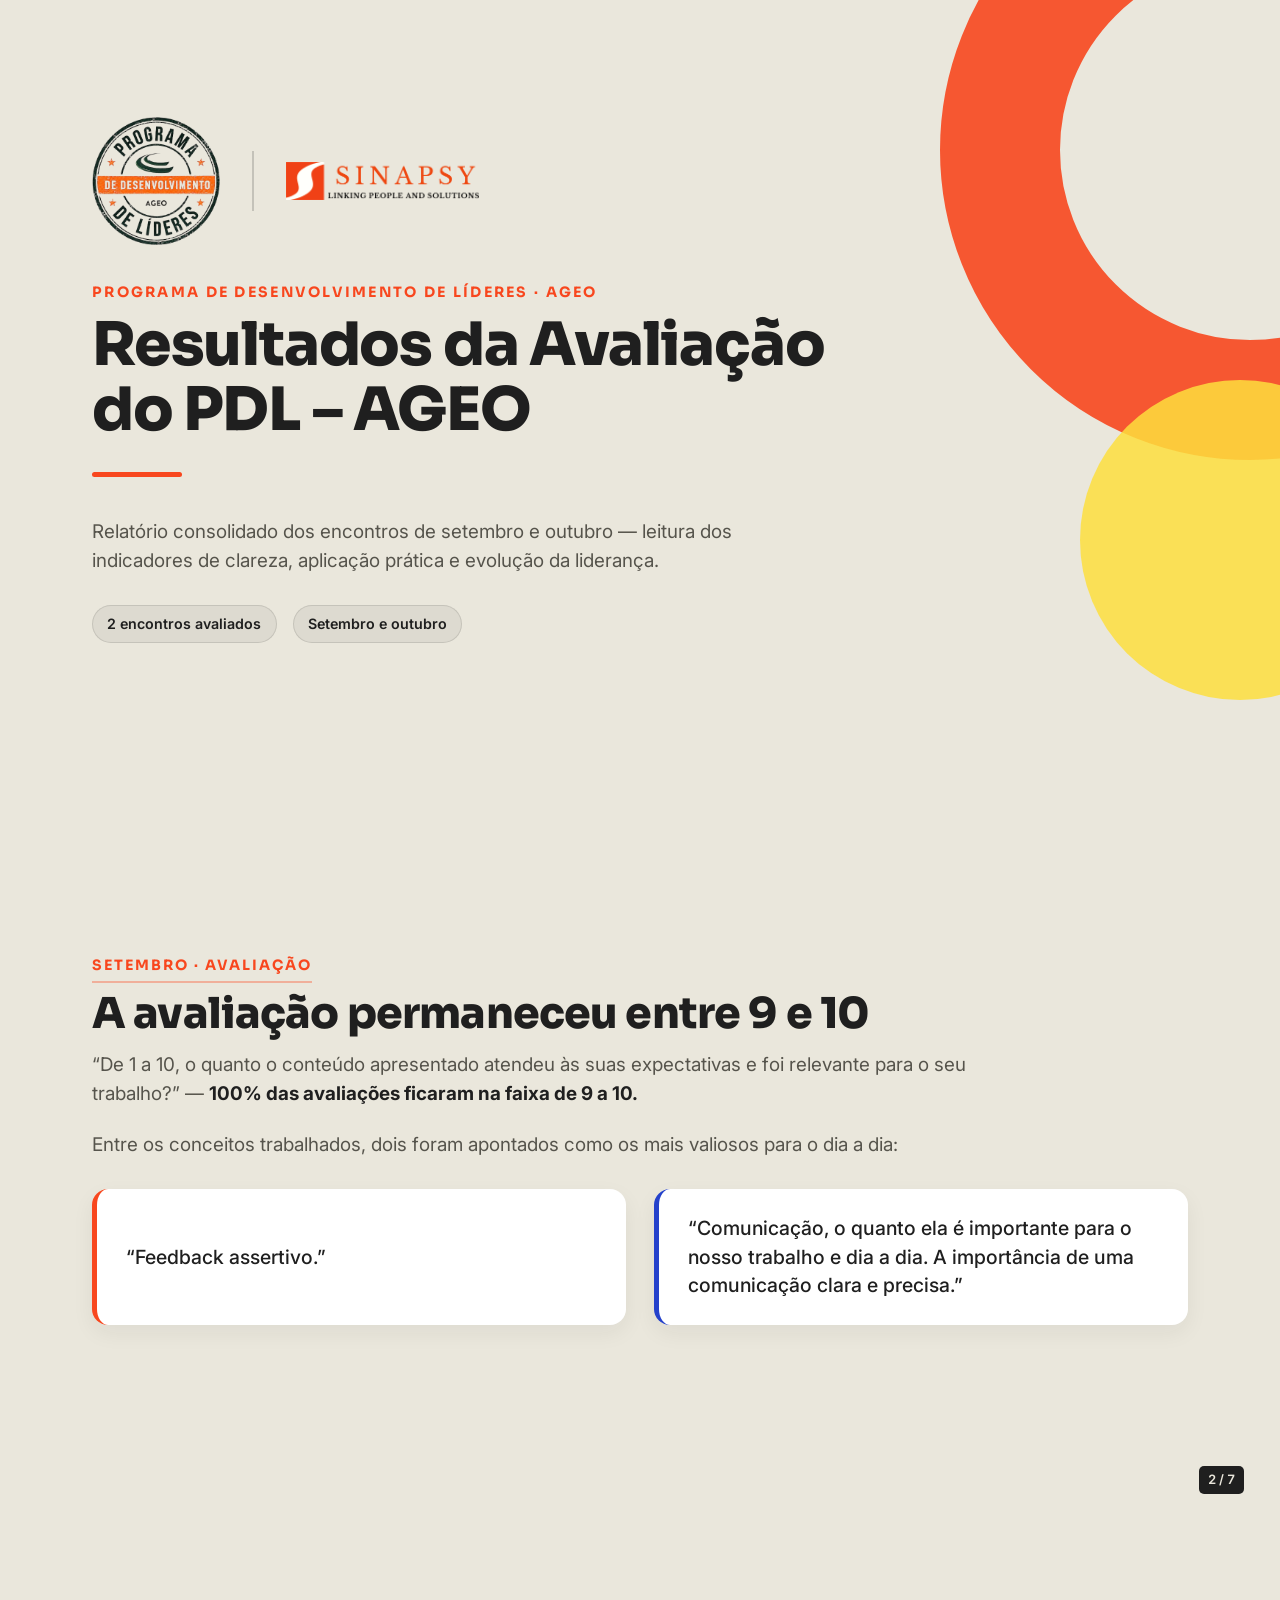
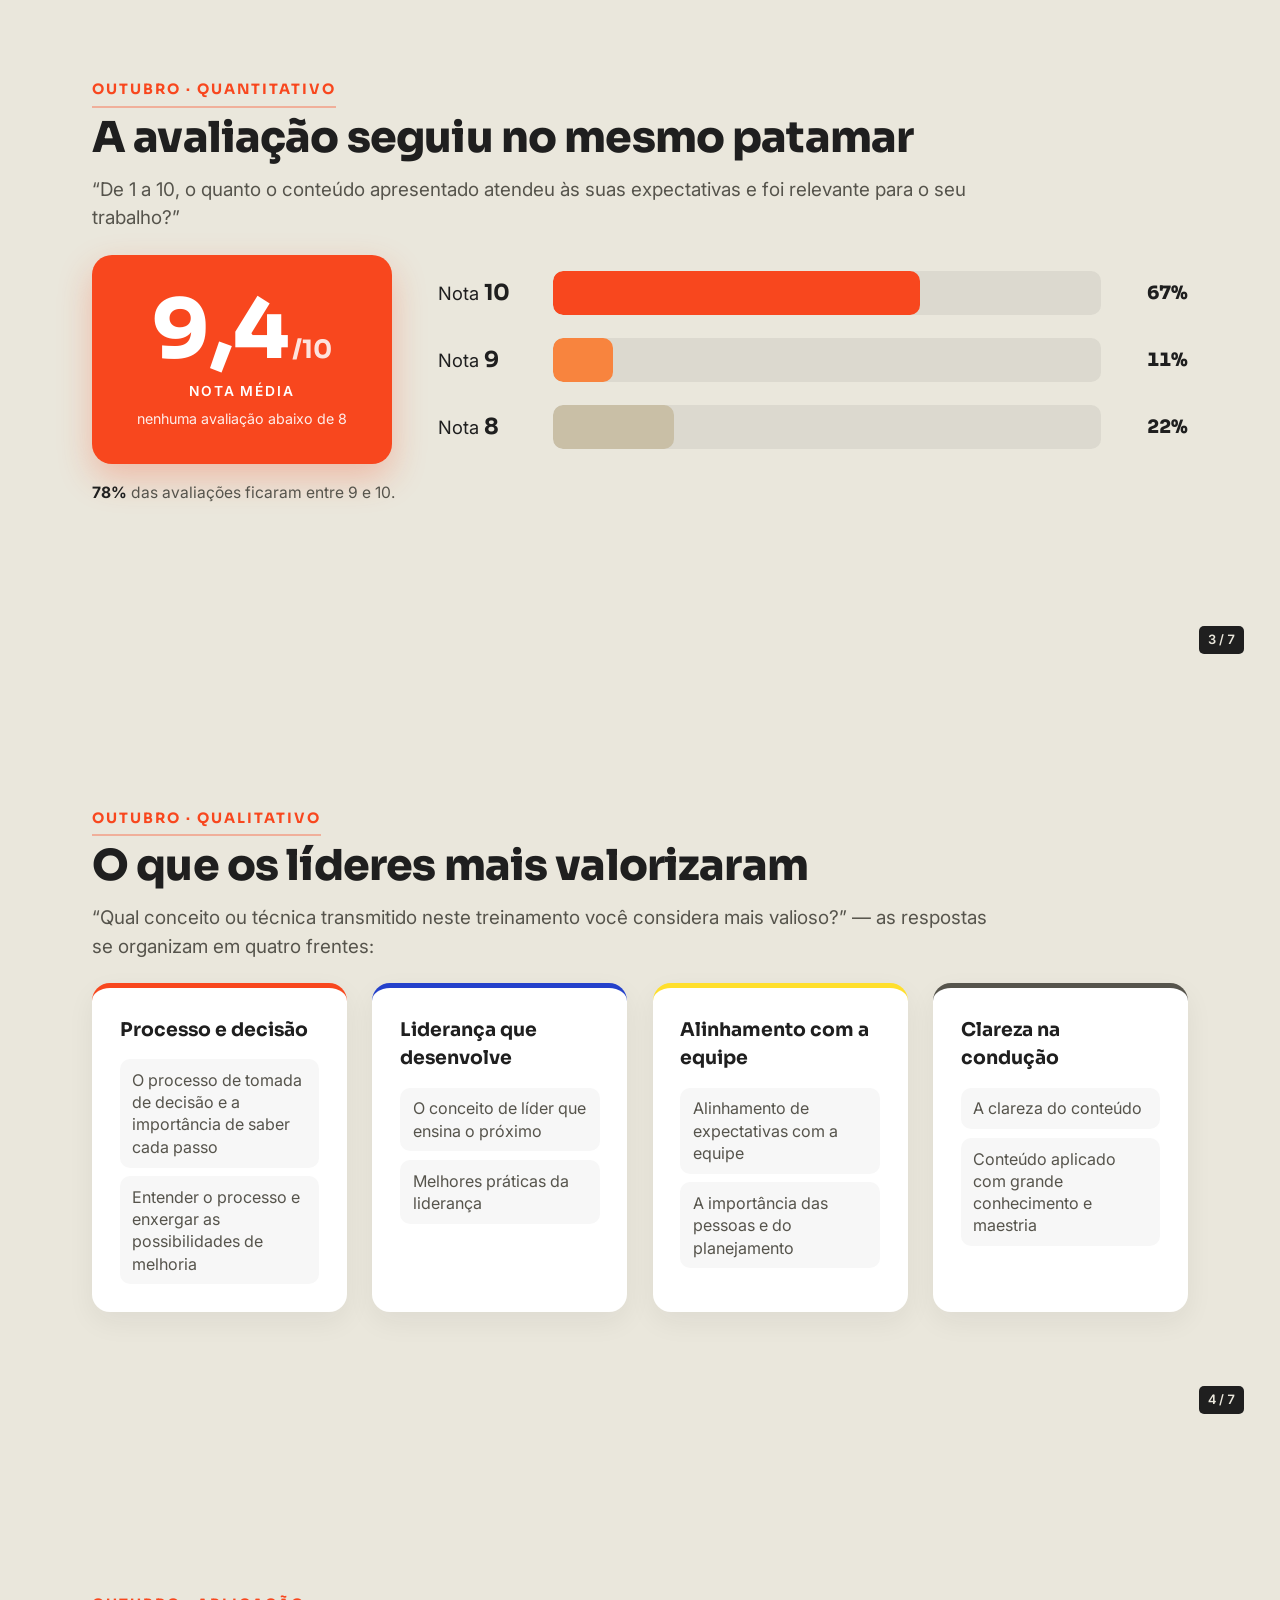
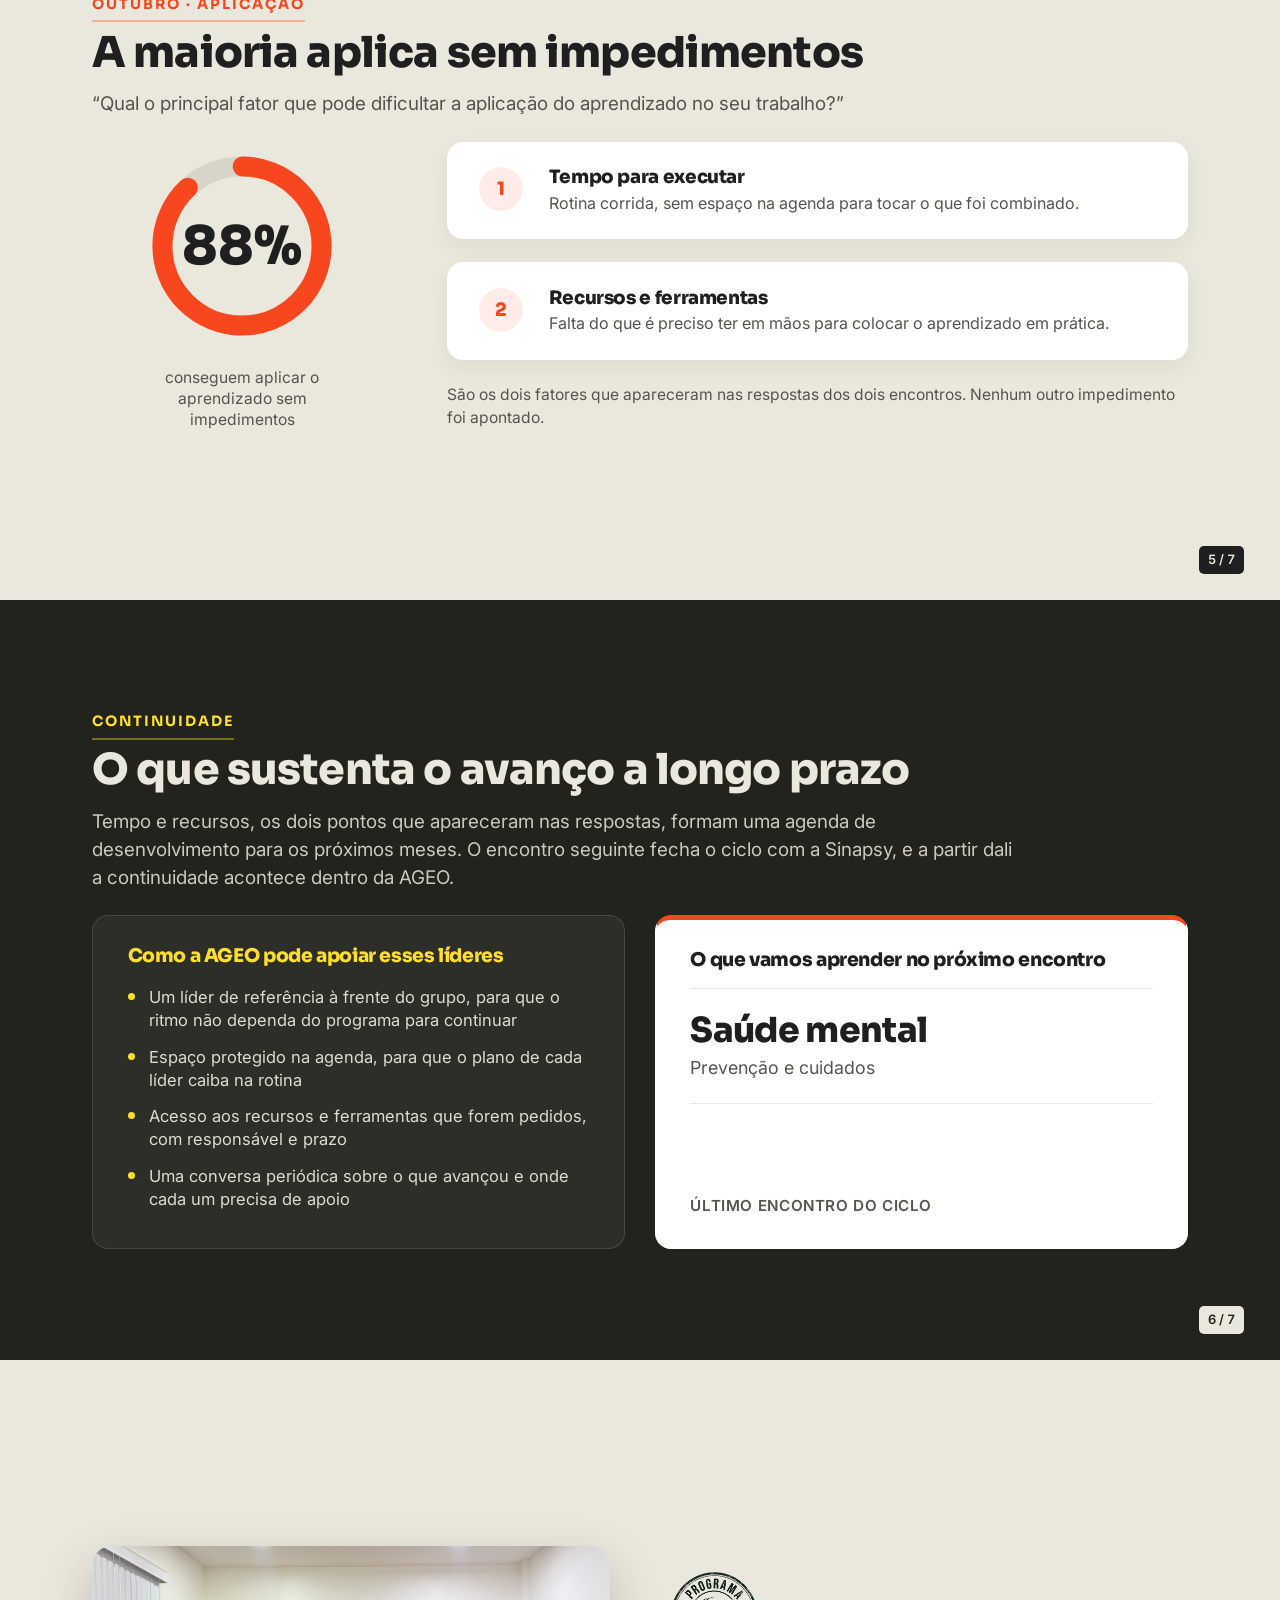
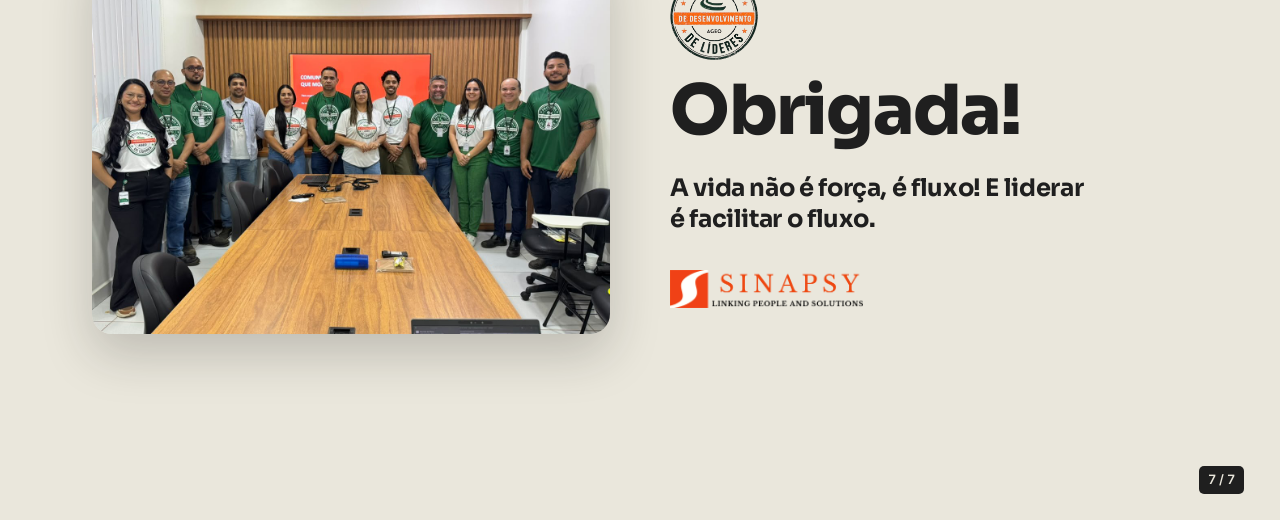
<file: ageo/materiais/relatorio_pdl_setembro_outubro/index.html>
<!DOCTYPE html>
<html lang="pt-BR">
<head>
<meta charset="utf-8">
<title>Resultados da Avaliação do PDL — AGEO · Setembro e Outubro</title>
<link rel="stylesheet" href="styles.css">
</head>
<body>

<!-- ═══════════════════════ 1 · CAPA ═══════════════════════ -->
<section class="folha s-capa">
  <div class="capa-deco"></div>
  <div class="capa-wrap">
    <div class="capa-logos">
      <img class="capa-badge" src="assets/badge-ageo.png" alt="Programa de Desenvolvimento de Líderes — AGEO">
      <span class="capa-sep"></span>
      <img class="capa-sinapsy" src="assets/logo-sinapsy-wide.png" alt="Sinapsy">
    </div>
    <div class="capa-eyebrow">Programa de Desenvolvimento de Líderes · AGEO</div>
    <h1 class="capa-titulo">Resultados da Avaliação do PDL – AGEO</h1>
    <div class="capa-bar"></div>
    <p class="capa-sub">Relatório consolidado dos encontros de setembro e outubro — leitura dos indicadores de clareza, aplicação prática e evolução da liderança.</p>
    <div class="capa-chips">
      <span class="chip">2 encontros avaliados</span>
      <span class="chip">Setembro e outubro</span>
    </div>
  </div>
</section>


<!-- ═══════════════════════ 2 · SETEMBRO ═══════════════════════ -->
<section class="folha">
  <div class="slide">
    <div class="eyebrow">Setembro · Avaliação</div>
    <h2 class="titulo">A avaliação permaneceu entre 9 e 10</h2>
    <p class="lead">“De 1 a 10, o quanto o conteúdo apresentado atendeu às suas expectativas e foi relevante para o seu trabalho?” — <strong>100% das avaliações ficaram na faixa de 9 a 10.</strong></p>
    <p class="lead" style="margin-bottom:1.6em">Entre os conceitos trabalhados, dois foram apontados como os mais valiosos para o dia a dia:</p>
    <div class="quotes">
      <blockquote class="quote">“Feedback assertivo.”</blockquote>
      <blockquote class="quote quote-blue">“Comunicação, o quanto ela é importante para o nosso trabalho e dia a dia. A importância de uma comunicação clara e precisa.”</blockquote>
    </div>
  </div>
  <span class="pag">2 / 7</span>
</section>


<!-- ═══════════════════ 3 · OUTUBRO · A NOTA ═══════════════════ -->
<section class="folha">
  <div class="slide">
    <div class="eyebrow">Outubro · Quantitativo</div>
    <h2 class="titulo">A avaliação seguiu no mesmo patamar</h2>
    <p class="lead">“De 1 a 10, o quanto o conteúdo apresentado atendeu às suas expectativas e foi relevante para o seu trabalho?”</p>
    <div class="nota-grid">
      <div class="score-hero">
        <div class="score-numwrap"><span class="score-num">9,4</span><span class="score-den">/10</span></div>
        <div class="score-cap">Nota média</div>
        <div class="score-sub">nenhuma avaliação abaixo de 8</div>
      </div>
      <div class="bars">
        <div class="bar-row">
          <span class="bar-label">Nota <strong>10</strong></span>
          <span class="bar-track"><span class="bar-fill" style="width:67%"></span></span>
          <span class="bar-pct">67%</span>
        </div>
        <div class="bar-row">
          <span class="bar-label">Nota <strong>9</strong></span>
          <span class="bar-track"><span class="bar-fill bar-fill-2" style="width:11%"></span></span>
          <span class="bar-pct">11%</span>
        </div>
        <div class="bar-row">
          <span class="bar-label">Nota <strong>8</strong></span>
          <span class="bar-track"><span class="bar-fill bar-fill-3" style="width:22%"></span></span>
          <span class="bar-pct">22%</span>
        </div>
      </div>
    </div>
    <p class="rodape-nota"><strong>78%</strong> das avaliações ficaram entre 9 e 10.</p>
  </div>
  <span class="pag">3 / 7</span>
</section>


<!-- ═════════════ 4 · OUTUBRO · O QUE FOI MAIS VALIOSO ═════════════ -->
<section class="folha">
  <div class="slide">
    <div class="eyebrow">Outubro · Qualitativo</div>
    <h2 class="titulo">O que os líderes mais valorizaram</h2>
    <p class="lead">“Qual conceito ou técnica transmitido neste treinamento você considera mais valioso?” — as respostas se organizam em quatro frentes:</p>
    <div class="cols cols-4">
      <div class="col col-orange">
        <div class="col-head">Processo e decisão</div>
        <div class="col-item">O processo de tomada de decisão e a importância de saber cada passo</div>
        <div class="col-item">Entender o processo e enxergar as possibilidades de melhoria</div>
      </div>
      <div class="col col-blue">
        <div class="col-head">Liderança que desenvolve</div>
        <div class="col-item">O conceito de líder que ensina o próximo</div>
        <div class="col-item">Melhores práticas da liderança</div>
      </div>
      <div class="col col-yellow">
        <div class="col-head">Alinhamento com a equipe</div>
        <div class="col-item">Alinhamento de expectativas com a equipe</div>
        <div class="col-item">A importância das pessoas e do planejamento</div>
      </div>
      <div class="col">
        <div class="col-head">Clareza na condução</div>
        <div class="col-item">A clareza do conteúdo</div>
        <div class="col-item">Conteúdo aplicado com grande conhecimento e maestria</div>
      </div>
    </div>
  </div>
  <span class="pag">4 / 7</span>
</section>


<!-- ═══════════════ 5 · OUTUBRO · APLICAÇÃO PRÁTICA ═══════════════ -->
<section class="folha">
  <div class="slide">
    <div class="eyebrow">Outubro · Aplicação</div>
    <h2 class="titulo">A maioria aplica sem impedimentos</h2>
    <p class="lead">“Qual o principal fator que pode dificultar a aplicação do aprendizado no seu trabalho?”</p>
    <div class="aplic-grid">
      <div class="ring-bloco">
        <div class="ring">
          <svg class="ringsvg" viewBox="0 0 42 42" xmlns="http://www.w3.org/2000/svg">
            <circle class="rt" cx="21" cy="21" r="15.9155"></circle>
            <circle class="ra" cx="21" cy="21" r="15.9155" stroke-dasharray="88 12" stroke-dashoffset="25"></circle>
          </svg>
          <span class="ring-val">88%</span>
        </div>
        <p class="ring-cap">conseguem aplicar o aprendizado sem impedimentos</p>
      </div>
      <div>
        <div class="fator">
          <span class="fator-icone">1</span>
          <div>
            <h3>Tempo para executar</h3>
            <p>Rotina corrida, sem espaço na agenda para tocar o que foi combinado.</p>
          </div>
        </div>
        <div class="fator">
          <span class="fator-icone">2</span>
          <div>
            <h3>Recursos e ferramentas</h3>
            <p>Falta do que é preciso ter em mãos para colocar o aprendizado em prática.</p>
          </div>
        </div>
        <p class="rodape-nota" style="margin-top:1.2em">São os dois fatores que apareceram nas respostas dos dois encontros. Nenhum outro impedimento foi apontado.</p>
      </div>
    </div>
  </div>
  <span class="pag">5 / 7</span>
</section>


<!-- ═══════════════ 6 · CONTINUIDADE ═══════════════ -->
<section class="folha s-dark">
  <div class="slide">
    <div class="eyebrow eyebrow-light">Continuidade</div>
    <h2 class="titulo">O que sustenta o avanço a longo prazo</h2>
    <p class="lead lead-light">Tempo e recursos, os dois pontos que apareceram nas respostas, formam uma agenda de desenvolvimento para os próximos meses. O encontro seguinte fecha o ciclo com a Sinapsy, e a partir dali a continuidade acontece dentro da AGEO.</p>
    <div class="caixas">
      <div class="caixa">
        <h3>Como a AGEO pode apoiar esses líderes</h3>
        <ul>
          <li>Um líder de referência à frente do grupo, para que o ritmo não dependa do programa para continuar</li>
          <li>Espaço protegido na agenda, para que o plano de cada líder caiba na rotina</li>
          <li>Acesso aos recursos e ferramentas que forem pedidos, com responsável e prazo</li>
          <li>Uma conversa periódica sobre o que avançou e onde cada um precisa de apoio</li>
        </ul>
      </div>
      <div class="caixa caixa-accent caixa-tema">
        <h3>O que vamos aprender no próximo encontro</h3>
        <div class="tema">
          <span class="tema-titulo">Saúde mental</span>
          <span class="tema-sub">Prevenção e cuidados</span>
        </div>
        <p class="tema-nota">Último encontro do ciclo</p>
      </div>
    </div>
  </div>
  <span class="pag">6 / 7</span>
</section>


<!-- ═══════════════════════ 7 · ENCERRAMENTO ═══════════════════════ -->
<section class="folha">
  <div class="final-grid">
    <div class="final-foto">
      <img src="assets/equipe-outubro.jpeg" alt="Equipe do Programa de Desenvolvimento de Líderes">
    </div>
    <div>
      <img class="final-badge" src="assets/badge-ageo.png" alt="">
      <h2 class="final-obrigada">Obrigada!</h2>
      <p class="final-msg final-frase">A vida não é força, é fluxo! E liderar é facilitar o fluxo.</p>
      <img class="final-sinapsy" src="assets/logo-sinapsy-wide.png" alt="Sinapsy">
    </div>
  </div>
  <span class="pag">7 / 7</span>
</section>

</body>
</html>
</file>
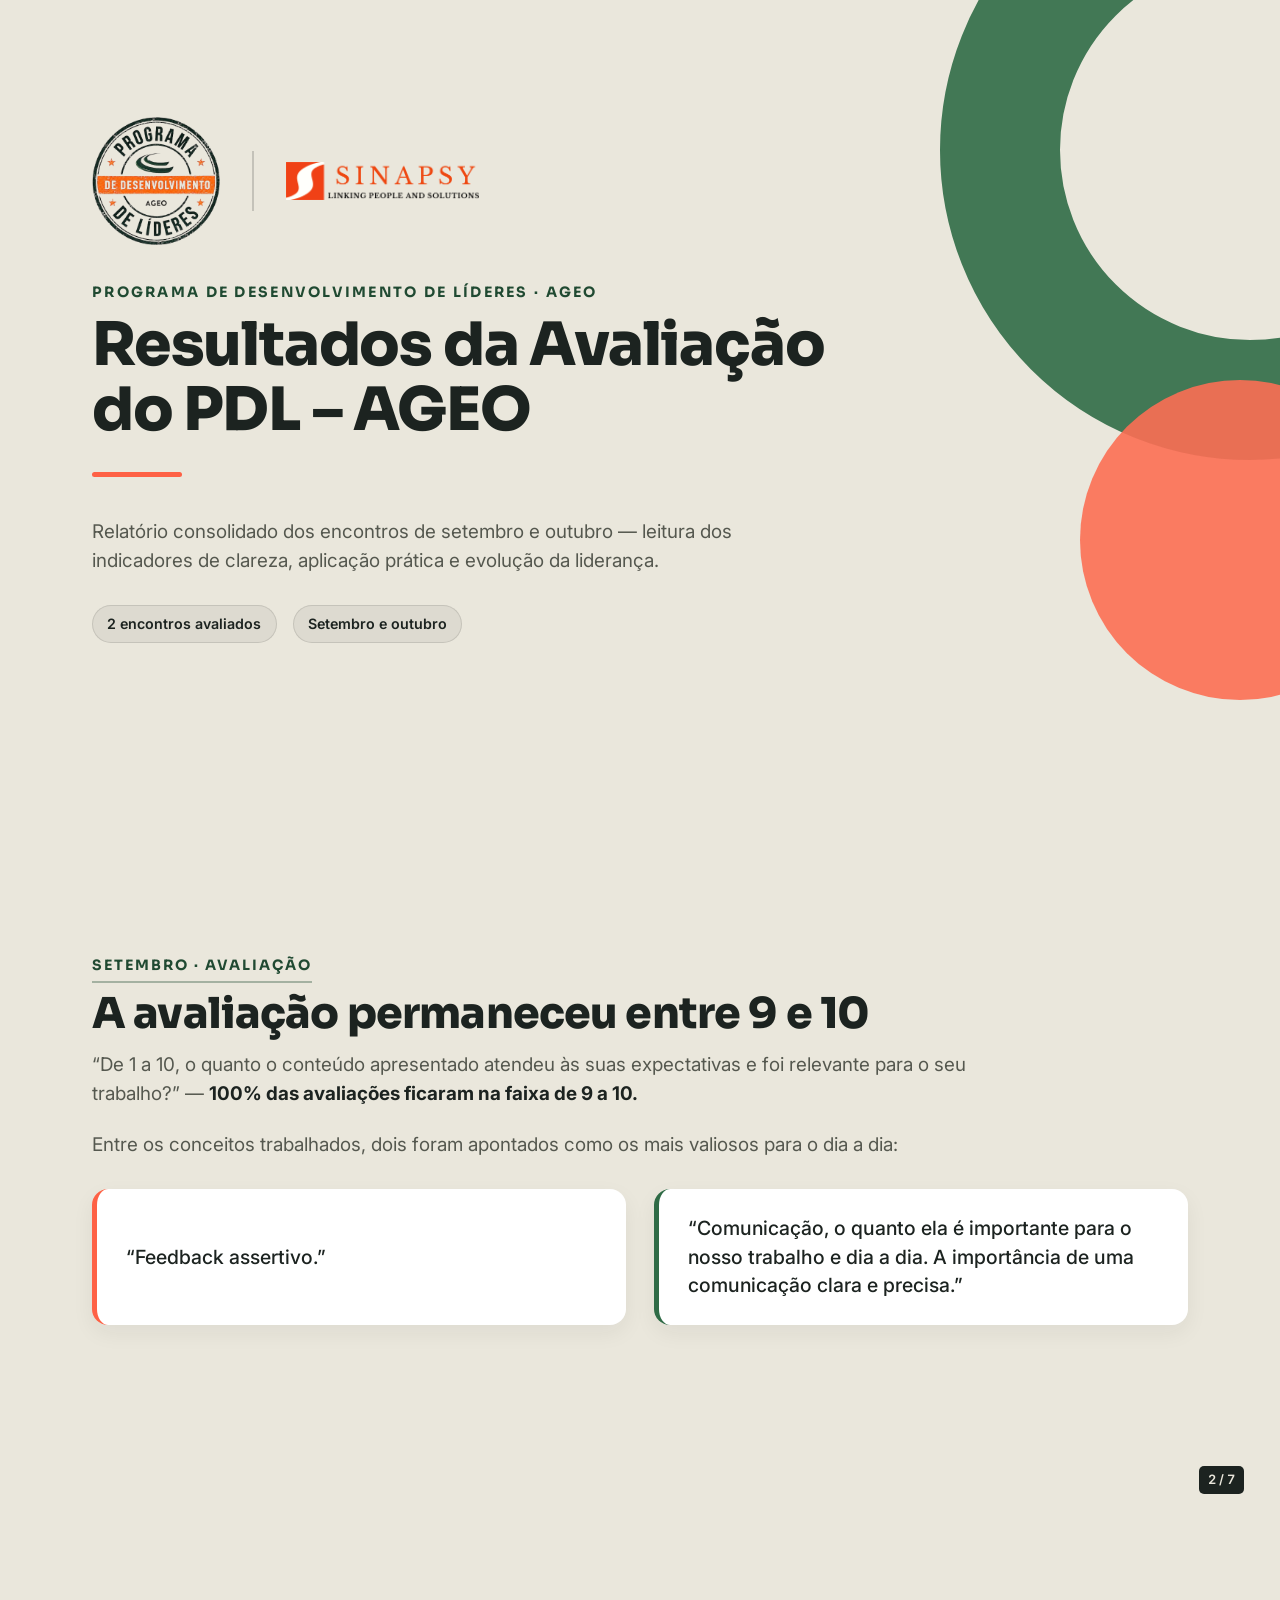
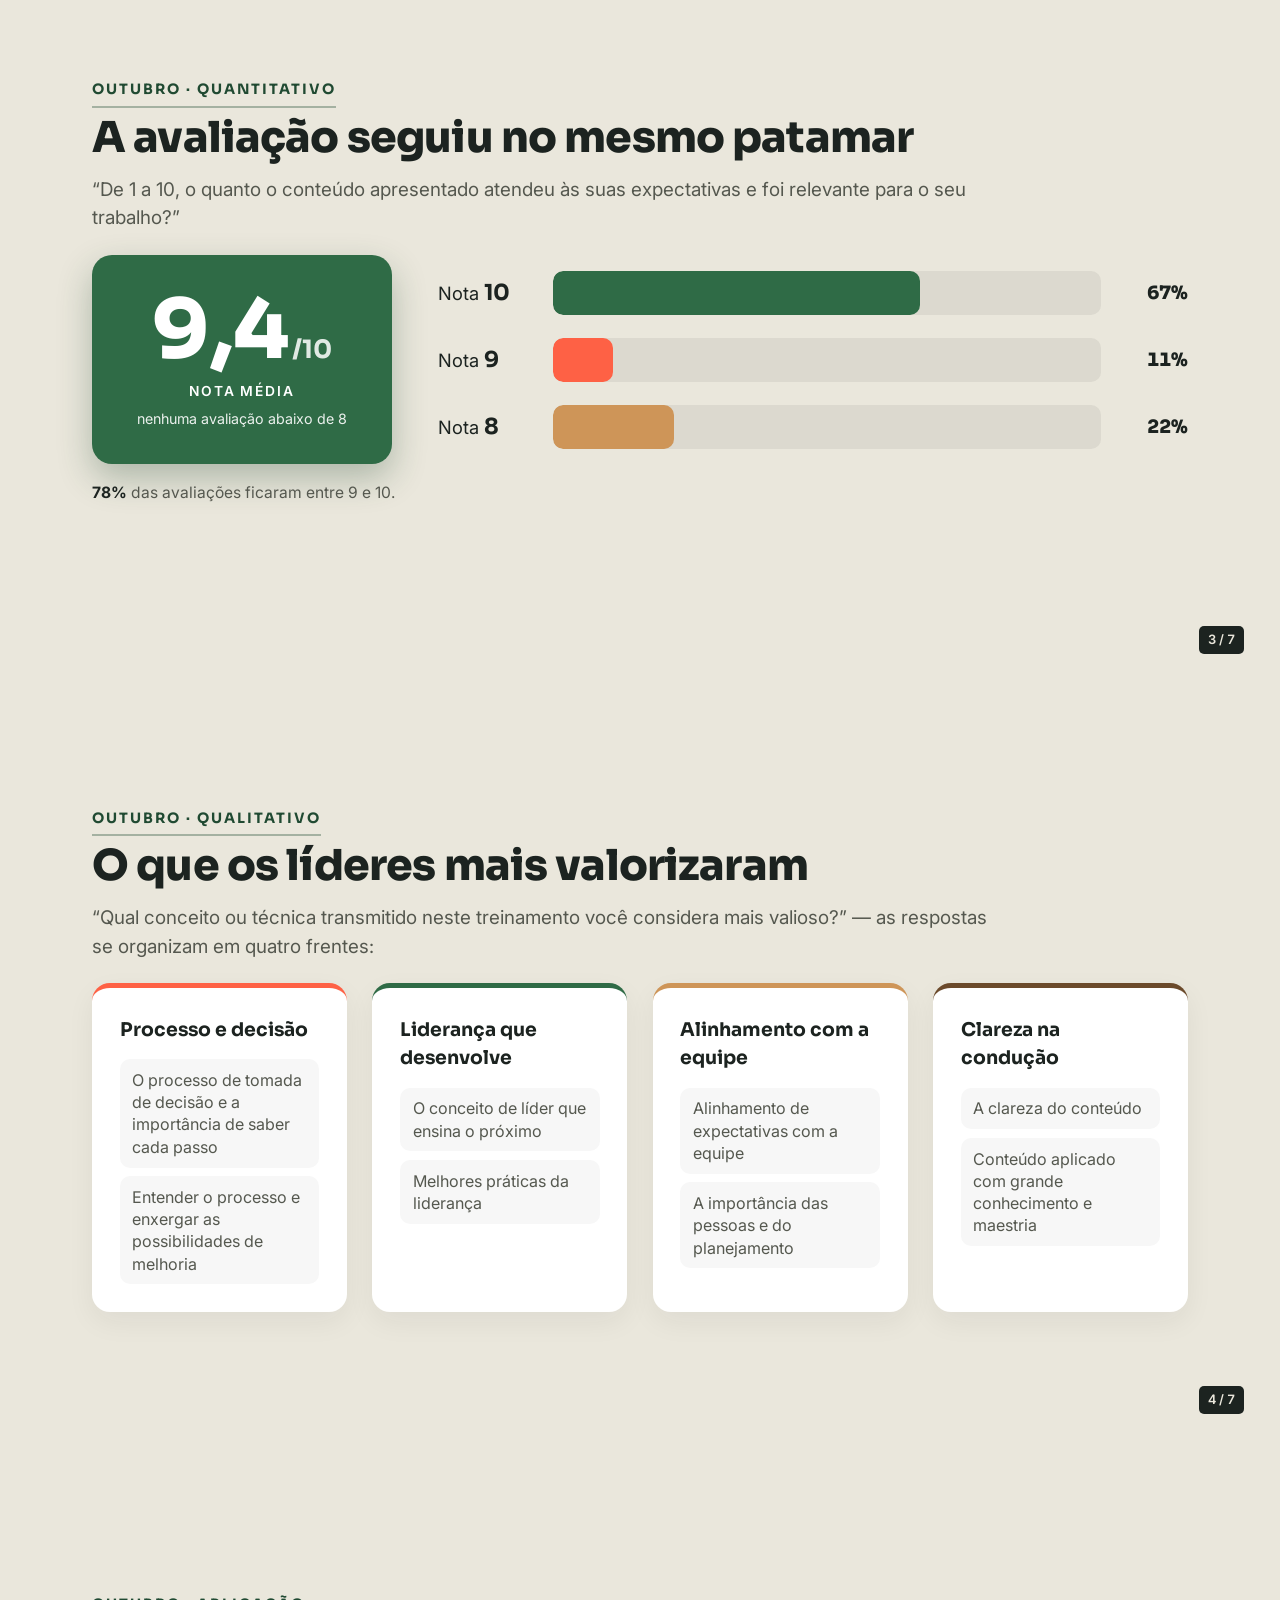
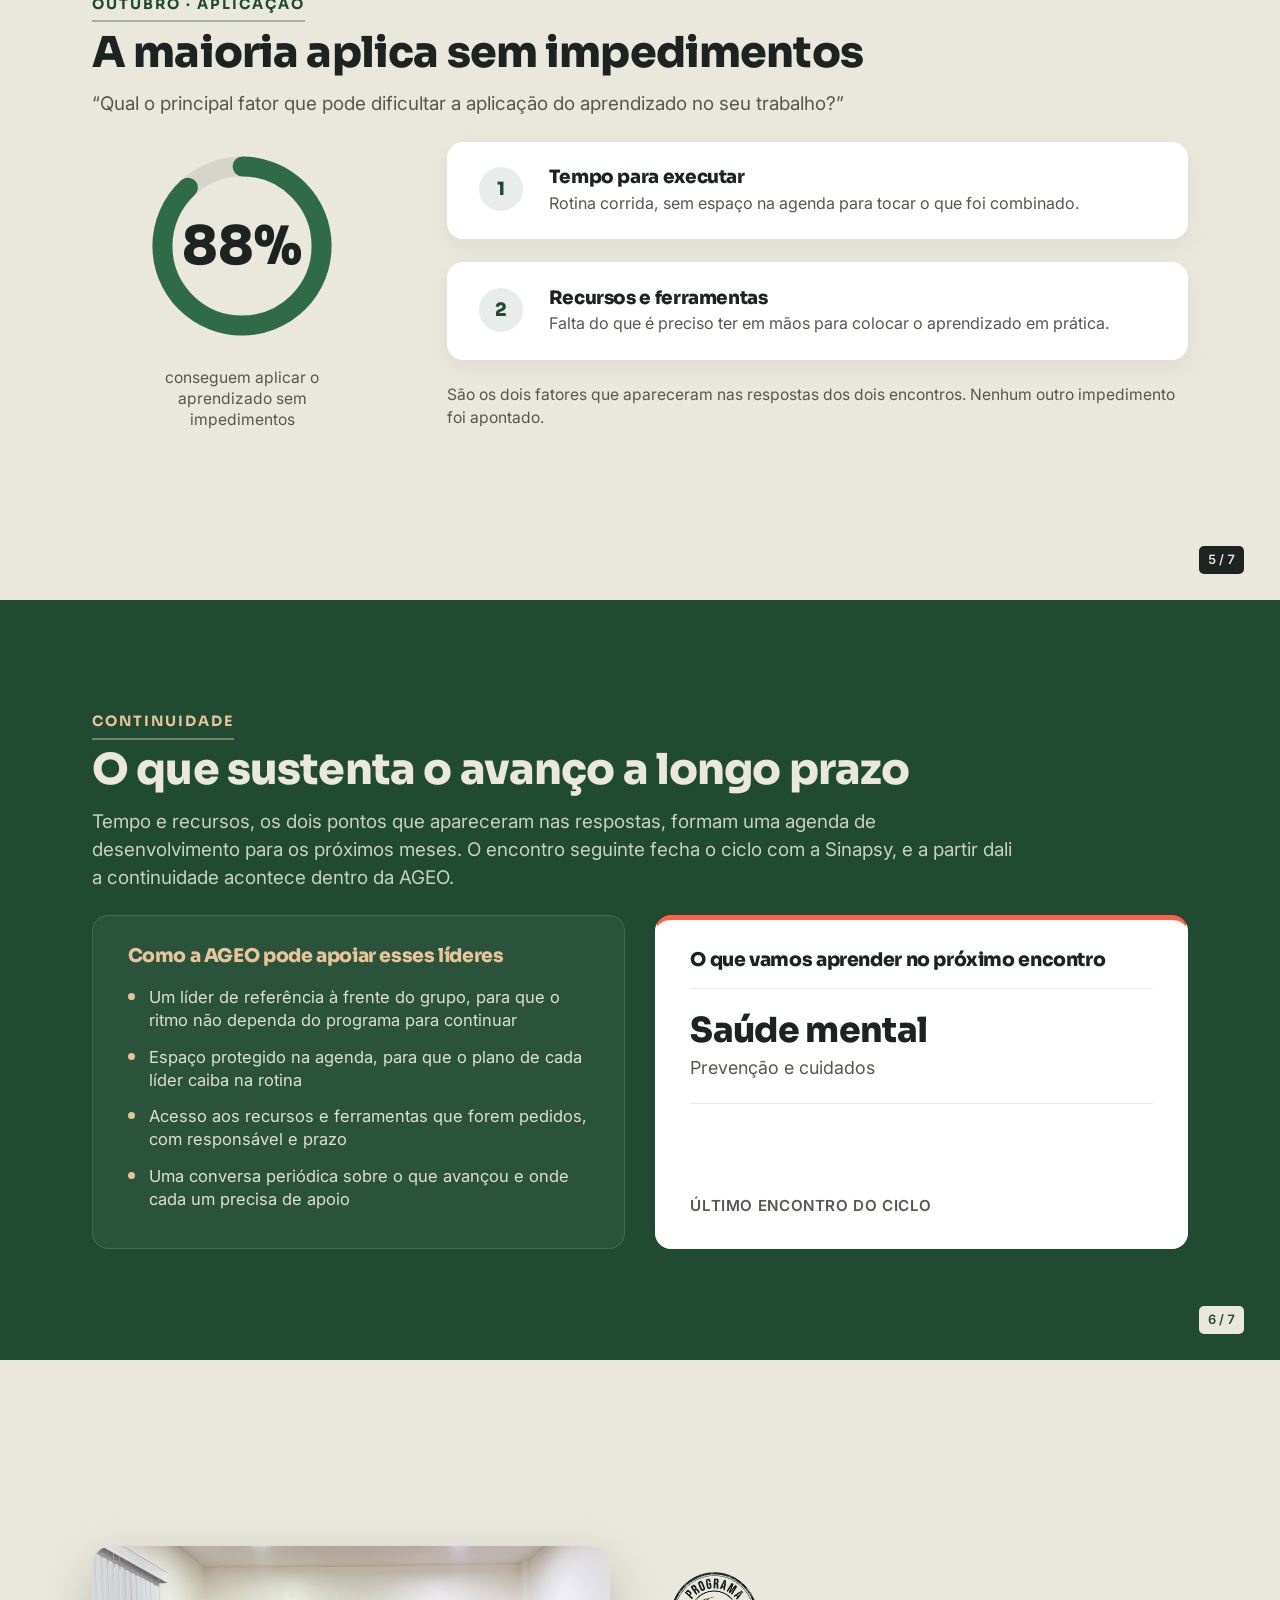
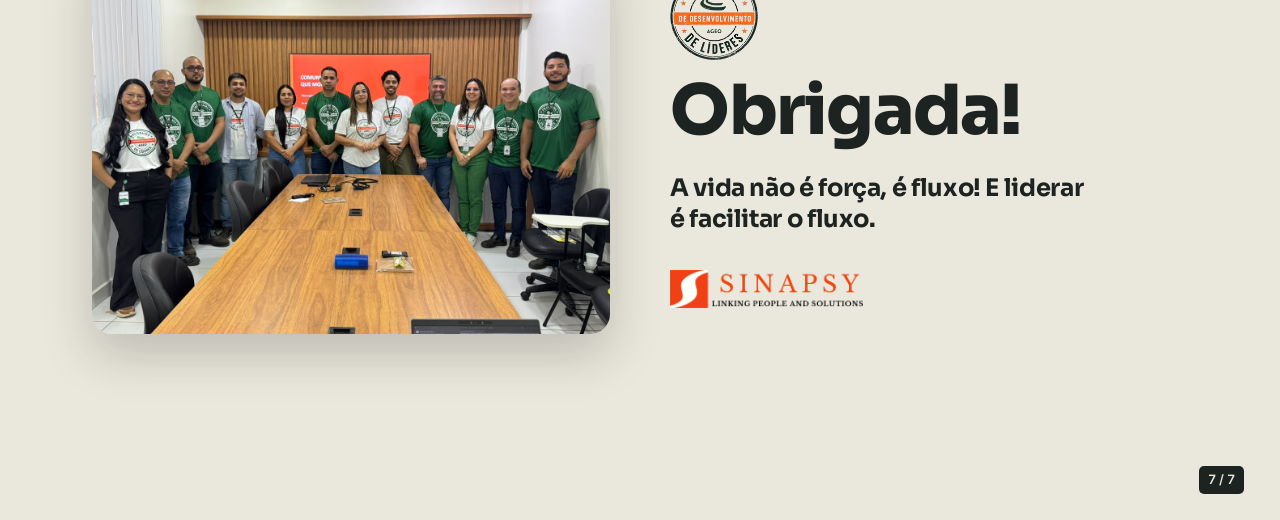
<file: ageo/materiais/relatorio_pdl_setembro_outubro/variacao-verde/index.html>
<!DOCTYPE html>
<html lang="pt-BR">
<head>
<meta charset="utf-8">
<title>Resultados da Avaliação do PDL — AGEO · Setembro e Outubro · variação verde</title>
<link rel="stylesheet" href="styles.css">
</head>
<body>

<!-- ═══════════════════════ 1 · CAPA ═══════════════════════ -->
<section class="folha s-capa">
  <div class="capa-deco"></div>
  <div class="capa-wrap">
    <div class="capa-logos">
      <img class="capa-badge" src="../assets/badge-ageo.png" alt="Programa de Desenvolvimento de Líderes — AGEO">
      <span class="capa-sep"></span>
      <img class="capa-sinapsy" src="../assets/logo-sinapsy-wide.png" alt="Sinapsy">
    </div>
    <div class="capa-eyebrow">Programa de Desenvolvimento de Líderes · AGEO</div>
    <h1 class="capa-titulo">Resultados da Avaliação do PDL – AGEO</h1>
    <div class="capa-bar"></div>
    <p class="capa-sub">Relatório consolidado dos encontros de setembro e outubro — leitura dos indicadores de clareza, aplicação prática e evolução da liderança.</p>
    <div class="capa-chips">
      <span class="chip">2 encontros avaliados</span>
      <span class="chip">Setembro e outubro</span>
    </div>
  </div>
</section>


<!-- ═══════════════════════ 2 · SETEMBRO ═══════════════════════ -->
<section class="folha">
  <div class="slide">
    <div class="eyebrow">Setembro · Avaliação</div>
    <h2 class="titulo">A avaliação permaneceu entre 9 e 10</h2>
    <p class="lead">“De 1 a 10, o quanto o conteúdo apresentado atendeu às suas expectativas e foi relevante para o seu trabalho?” — <strong>100% das avaliações ficaram na faixa de 9 a 10.</strong></p>
    <p class="lead" style="margin-bottom:1.6em">Entre os conceitos trabalhados, dois foram apontados como os mais valiosos para o dia a dia:</p>
    <div class="quotes">
      <blockquote class="quote">“Feedback assertivo.”</blockquote>
      <blockquote class="quote quote-blue">“Comunicação, o quanto ela é importante para o nosso trabalho e dia a dia. A importância de uma comunicação clara e precisa.”</blockquote>
    </div>
  </div>
  <span class="pag">2 / 7</span>
</section>


<!-- ═══════════════════ 3 · OUTUBRO · A NOTA ═══════════════════ -->
<section class="folha">
  <div class="slide">
    <div class="eyebrow">Outubro · Quantitativo</div>
    <h2 class="titulo">A avaliação seguiu no mesmo patamar</h2>
    <p class="lead">“De 1 a 10, o quanto o conteúdo apresentado atendeu às suas expectativas e foi relevante para o seu trabalho?”</p>
    <div class="nota-grid">
      <div class="score-hero">
        <div class="score-numwrap"><span class="score-num">9,4</span><span class="score-den">/10</span></div>
        <div class="score-cap">Nota média</div>
        <div class="score-sub">nenhuma avaliação abaixo de 8</div>
      </div>
      <div class="bars">
        <div class="bar-row">
          <span class="bar-label">Nota <strong>10</strong></span>
          <span class="bar-track"><span class="bar-fill" style="width:67%"></span></span>
          <span class="bar-pct">67%</span>
        </div>
        <div class="bar-row">
          <span class="bar-label">Nota <strong>9</strong></span>
          <span class="bar-track"><span class="bar-fill bar-fill-2" style="width:11%"></span></span>
          <span class="bar-pct">11%</span>
        </div>
        <div class="bar-row">
          <span class="bar-label">Nota <strong>8</strong></span>
          <span class="bar-track"><span class="bar-fill bar-fill-3" style="width:22%"></span></span>
          <span class="bar-pct">22%</span>
        </div>
      </div>
    </div>
    <p class="rodape-nota"><strong>78%</strong> das avaliações ficaram entre 9 e 10.</p>
  </div>
  <span class="pag">3 / 7</span>
</section>


<!-- ═════════════ 4 · OUTUBRO · O QUE FOI MAIS VALIOSO ═════════════ -->
<section class="folha">
  <div class="slide">
    <div class="eyebrow">Outubro · Qualitativo</div>
    <h2 class="titulo">O que os líderes mais valorizaram</h2>
    <p class="lead">“Qual conceito ou técnica transmitido neste treinamento você considera mais valioso?” — as respostas se organizam em quatro frentes:</p>
    <div class="cols cols-4">
      <div class="col col-orange">
        <div class="col-head">Processo e decisão</div>
        <div class="col-item">O processo de tomada de decisão e a importância de saber cada passo</div>
        <div class="col-item">Entender o processo e enxergar as possibilidades de melhoria</div>
      </div>
      <div class="col col-blue">
        <div class="col-head">Liderança que desenvolve</div>
        <div class="col-item">O conceito de líder que ensina o próximo</div>
        <div class="col-item">Melhores práticas da liderança</div>
      </div>
      <div class="col col-yellow">
        <div class="col-head">Alinhamento com a equipe</div>
        <div class="col-item">Alinhamento de expectativas com a equipe</div>
        <div class="col-item">A importância das pessoas e do planejamento</div>
      </div>
      <div class="col">
        <div class="col-head">Clareza na condução</div>
        <div class="col-item">A clareza do conteúdo</div>
        <div class="col-item">Conteúdo aplicado com grande conhecimento e maestria</div>
      </div>
    </div>
  </div>
  <span class="pag">4 / 7</span>
</section>


<!-- ═══════════════ 5 · OUTUBRO · APLICAÇÃO PRÁTICA ═══════════════ -->
<section class="folha">
  <div class="slide">
    <div class="eyebrow">Outubro · Aplicação</div>
    <h2 class="titulo">A maioria aplica sem impedimentos</h2>
    <p class="lead">“Qual o principal fator que pode dificultar a aplicação do aprendizado no seu trabalho?”</p>
    <div class="aplic-grid">
      <div class="ring-bloco">
        <div class="ring">
          <svg class="ringsvg" viewBox="0 0 42 42" xmlns="http://www.w3.org/2000/svg">
            <circle class="rt" cx="21" cy="21" r="15.9155"></circle>
            <circle class="ra" cx="21" cy="21" r="15.9155" stroke-dasharray="88 12" stroke-dashoffset="25"></circle>
          </svg>
          <span class="ring-val">88%</span>
        </div>
        <p class="ring-cap">conseguem aplicar o aprendizado sem impedimentos</p>
      </div>
      <div>
        <div class="fator">
          <span class="fator-icone">1</span>
          <div>
            <h3>Tempo para executar</h3>
            <p>Rotina corrida, sem espaço na agenda para tocar o que foi combinado.</p>
          </div>
        </div>
        <div class="fator">
          <span class="fator-icone">2</span>
          <div>
            <h3>Recursos e ferramentas</h3>
            <p>Falta do que é preciso ter em mãos para colocar o aprendizado em prática.</p>
          </div>
        </div>
        <p class="rodape-nota" style="margin-top:1.2em">São os dois fatores que apareceram nas respostas dos dois encontros. Nenhum outro impedimento foi apontado.</p>
      </div>
    </div>
  </div>
  <span class="pag">5 / 7</span>
</section>


<!-- ═══════════════ 6 · CONTINUIDADE ═══════════════ -->
<section class="folha s-dark">
  <div class="slide">
    <div class="eyebrow eyebrow-light">Continuidade</div>
    <h2 class="titulo">O que sustenta o avanço a longo prazo</h2>
    <p class="lead lead-light">Tempo e recursos, os dois pontos que apareceram nas respostas, formam uma agenda de desenvolvimento para os próximos meses. O encontro seguinte fecha o ciclo com a Sinapsy, e a partir dali a continuidade acontece dentro da AGEO.</p>
    <div class="caixas">
      <div class="caixa">
        <h3>Como a AGEO pode apoiar esses líderes</h3>
        <ul>
          <li>Um líder de referência à frente do grupo, para que o ritmo não dependa do programa para continuar</li>
          <li>Espaço protegido na agenda, para que o plano de cada líder caiba na rotina</li>
          <li>Acesso aos recursos e ferramentas que forem pedidos, com responsável e prazo</li>
          <li>Uma conversa periódica sobre o que avançou e onde cada um precisa de apoio</li>
        </ul>
      </div>
      <div class="caixa caixa-accent caixa-tema">
        <h3>O que vamos aprender no próximo encontro</h3>
        <div class="tema">
          <span class="tema-titulo">Saúde mental</span>
          <span class="tema-sub">Prevenção e cuidados</span>
        </div>
        <p class="tema-nota">Último encontro do ciclo</p>
      </div>
    </div>
  </div>
  <span class="pag">6 / 7</span>
</section>


<!-- ═══════════════════════ 7 · ENCERRAMENTO ═══════════════════════ -->
<section class="folha">
  <div class="final-grid">
    <div class="final-foto">
      <img src="../assets/equipe-outubro.jpeg" alt="Equipe do Programa de Desenvolvimento de Líderes">
    </div>
    <div>
      <img class="final-badge" src="../assets/badge-ageo.png" alt="">
      <h2 class="final-obrigada">Obrigada!</h2>
      <p class="final-msg final-frase">A vida não é força, é fluxo! E liderar é facilitar o fluxo.</p>
      <img class="final-sinapsy" src="../assets/logo-sinapsy-wide.png" alt="Sinapsy">
    </div>
  </div>
  <span class="pag">7 / 7</span>
</section>

</body>
</html>
</file>
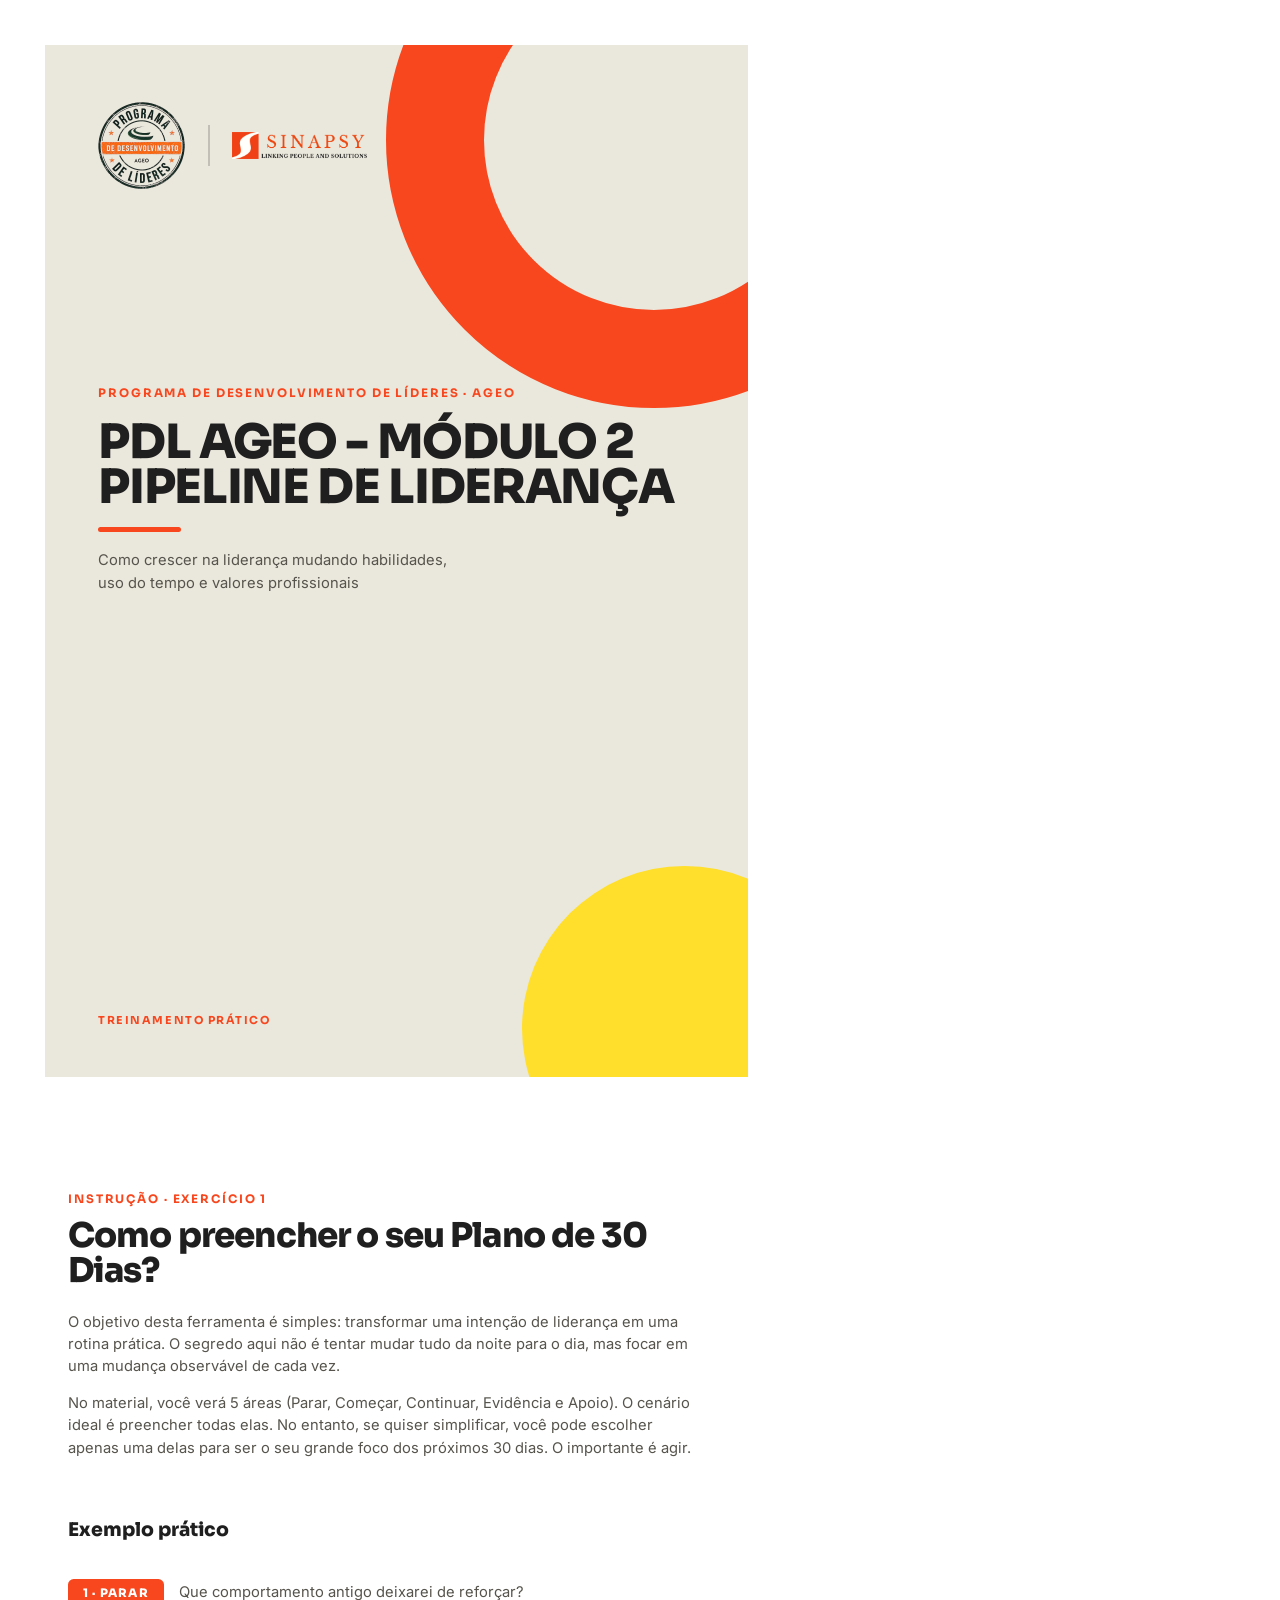
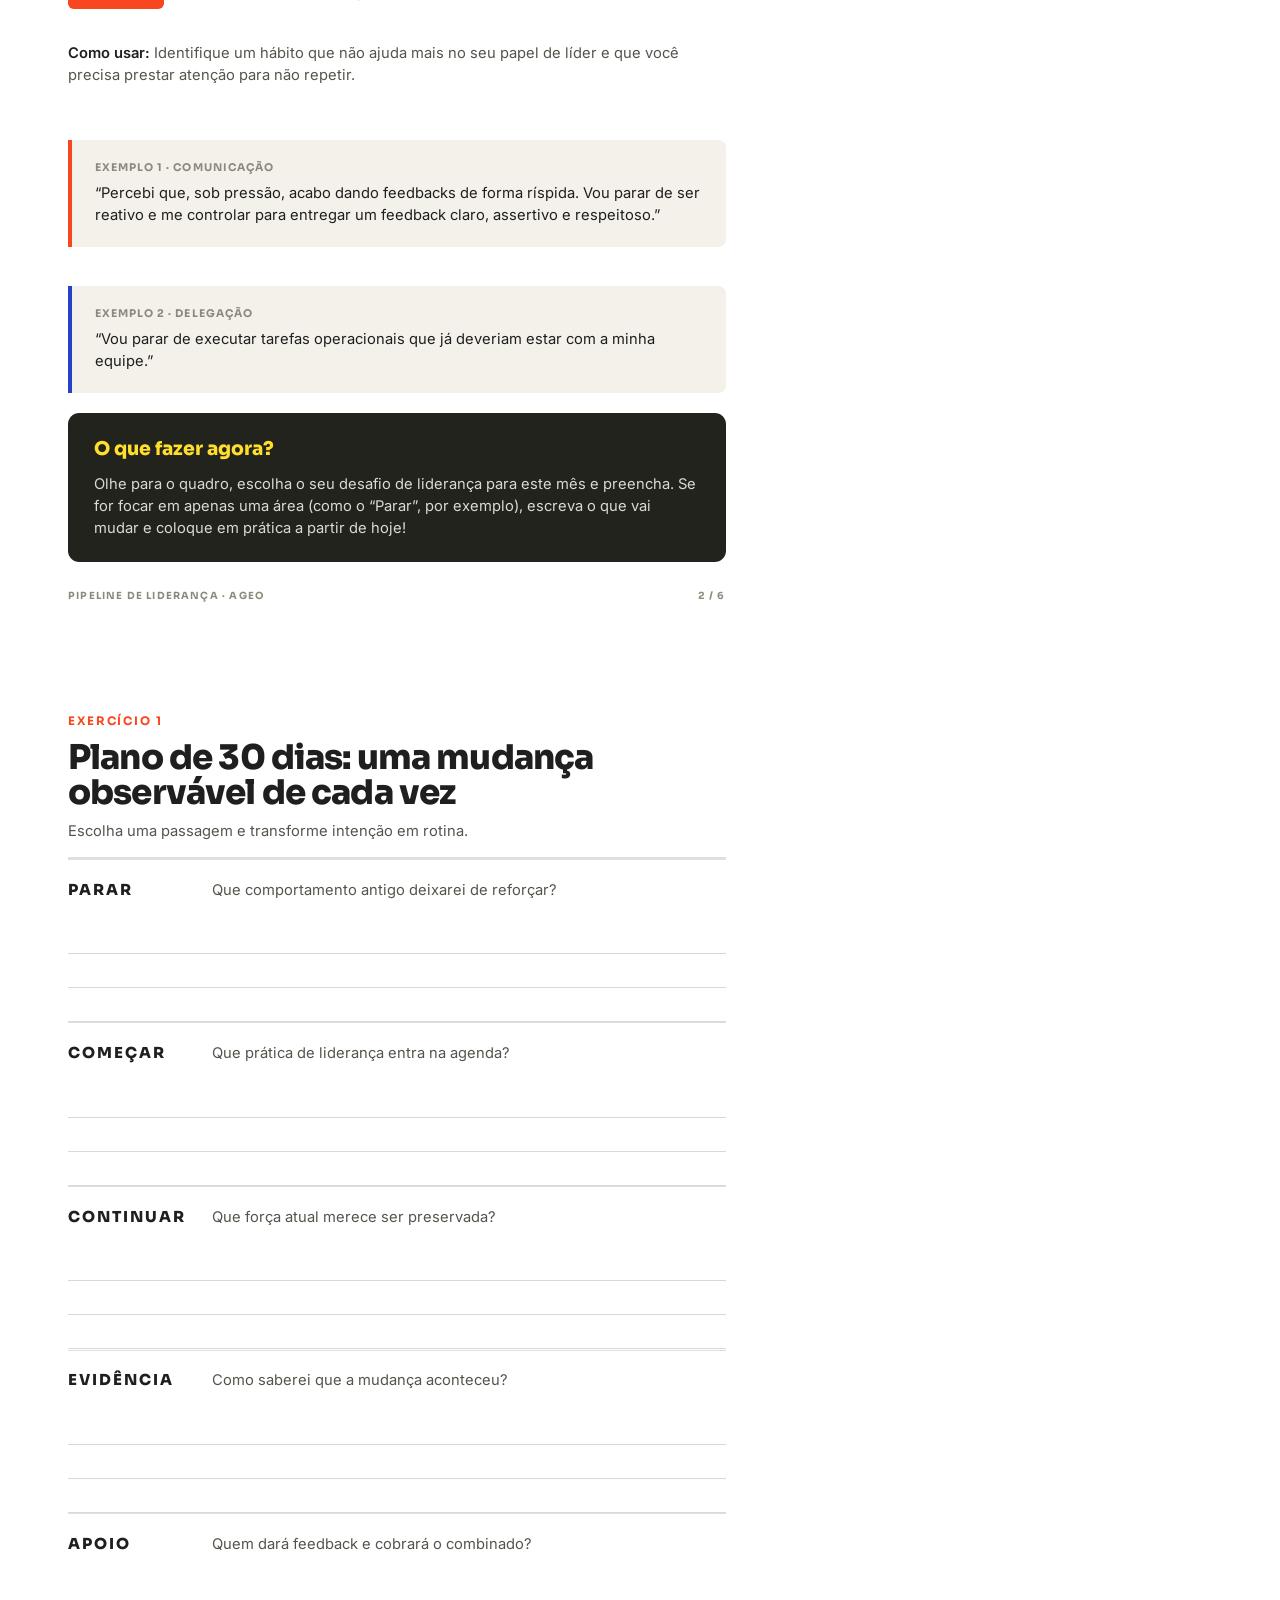
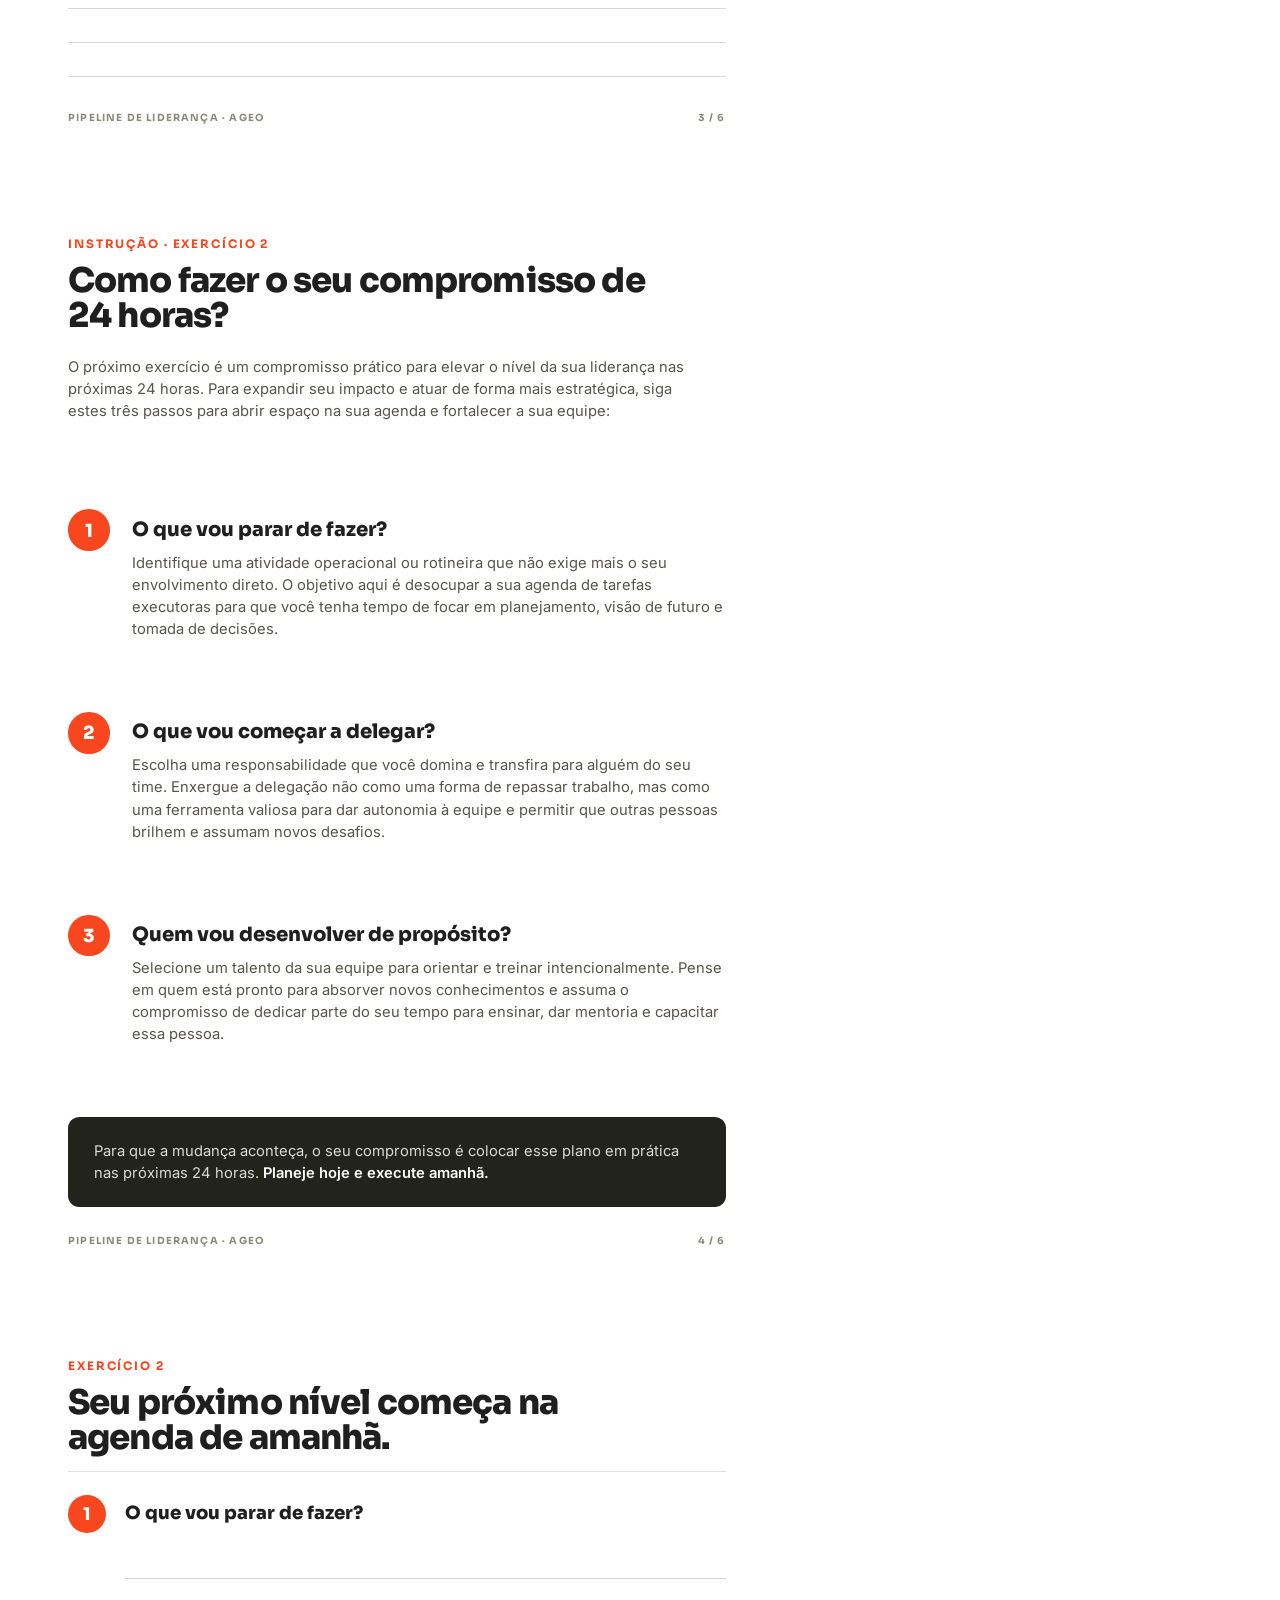
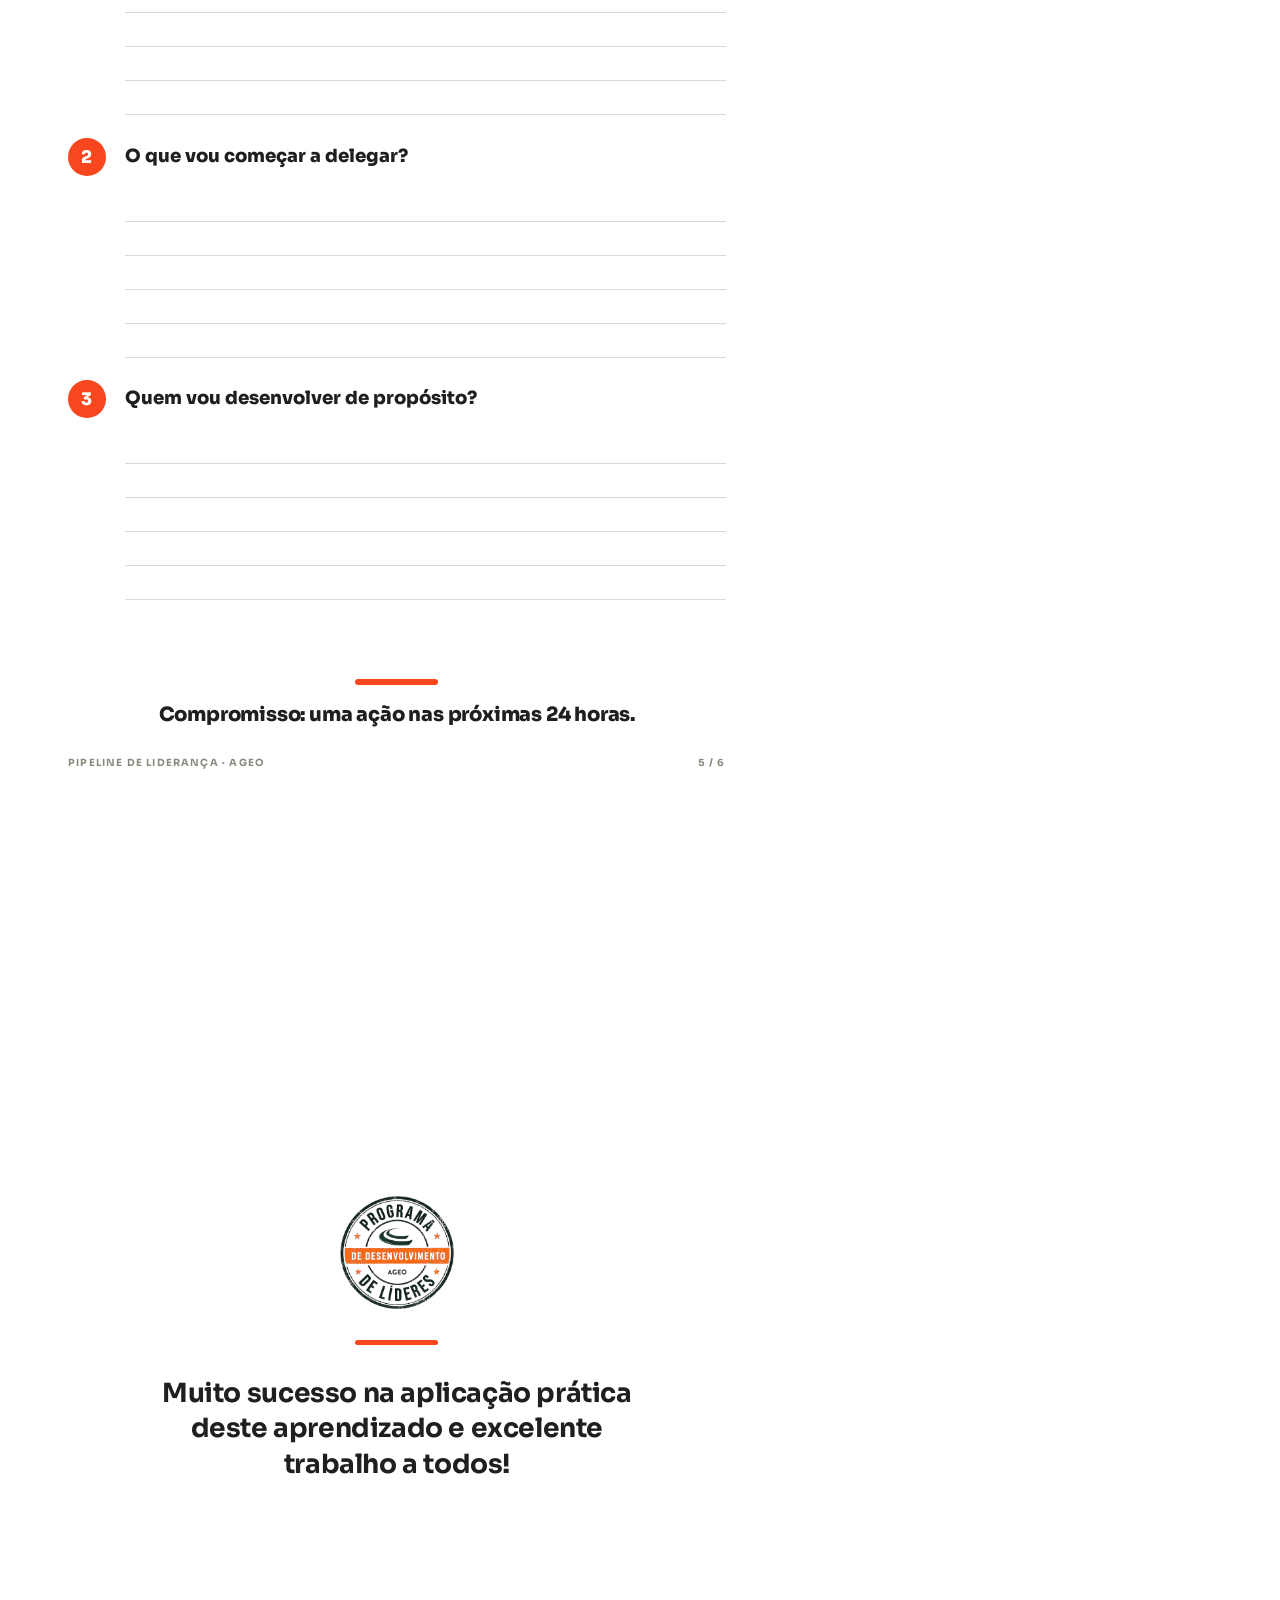
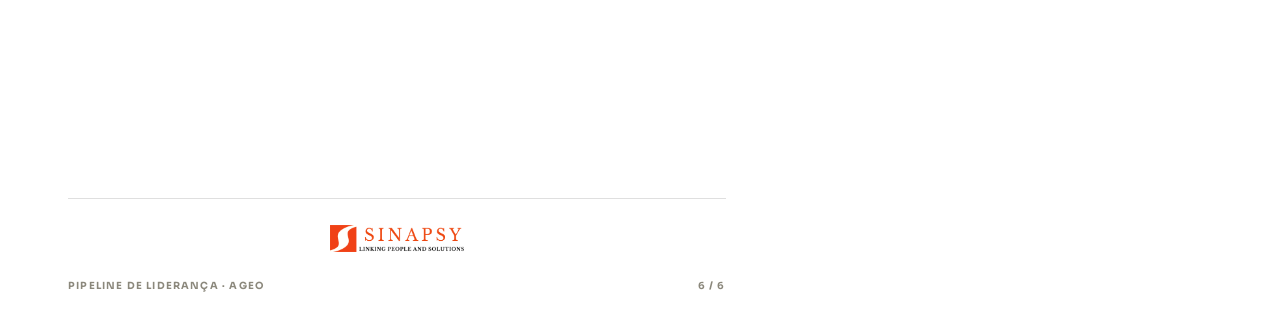
<file: ageo/materiais/treinamento_pipeline_de_lideranca_agosto/v1-fiel/index.html>
<!DOCTYPE html>
<html lang="pt-BR">
<head>
<meta charset="utf-8">
<title>Pipeline de Liderança — PDL AGEO Módulo 2</title>
<link rel="stylesheet" href="../shared/tokens.css">
<link rel="stylesheet" href="../shared/print.css">
</head>
<body>

<!-- ═══════════════════════ 1 · CAPA ═══════════════════════ -->
<section class="folha capa">
  <div class="painel">
    <div class="disco"></div>
    <div class="anel"></div>
    <div class="conteudo">
      <div class="logos">
        <img class="badge" src="../assets/badge-ageo.png" alt="Programa de Desenvolvimento de Líderes — AGEO">
        <span class="sep"></span>
        <img class="sinapsy" src="../assets/logo-sinapsy-wide.png" alt="Sinapsy">
      </div>
      <div class="bloco">
        <div class="eyebrow">Programa de Desenvolvimento de Líderes · AGEO</div>
        <h1 class="titulo">PDL AGEO - MÓDULO 2<br>PIPELINE DE LIDERANÇA</h1>
        <div class="barra"></div>
        <p class="sub">Como crescer na liderança mudando habilidades, uso do tempo e valores profissionais</p>
      </div>
      <div class="assinatura">Treinamento prático</div>
    </div>
  </div>
</section>


<!-- ═════════════ 2 · INSTRUÇÃO — PLANO DE 30 DIAS ═════════════ -->
<section class="folha">
  <div class="area">
    <div class="eyebrow">Instrução · Exercício 1</div>
    <h2 class="titulo-pagina">Como preencher o seu Plano de 30 Dias?</h2>

    <div class="corpo" style="margin-top:6mm">
      <p>O objetivo desta ferramenta é simples: transformar uma intenção de liderança em uma rotina prática. O segredo aqui não é tentar mudar tudo da noite para o dia, mas focar em uma mudança observável de cada vez.</p>
      <p>No material, você verá 5 áreas (Parar, Começar, Continuar, Evidência e Apoio). O cenário ideal é preencher todas elas. No entanto, se quiser simplificar, você pode escolher apenas uma delas para ser o seu grande foco dos próximos 30 dias. O importante é agir.</p>
    </div>

    <div class="espalha">
    <div class="sub-bloco">Exemplo prático</div>

    <div style="margin-top:4mm">
      <span class="tag">1 · Parar</span>
      <span class="pergunta-inline">Que comportamento antigo deixarei de reforçar?</span>
    </div>

    <div class="corpo" style="margin-top:3.5mm">
      <p><strong>Como usar:</strong> Identifique um hábito que não ajuda mais no seu papel de líder e que você precisa prestar atenção para não repetir.</p>
    </div>

    <div class="exemplo">
      <span class="rotulo">Exemplo 1 · Comunicação</span>
      “Percebi que, sob pressão, acabo dando feedbacks de forma ríspida. Vou parar de ser reativo e me controlar para entregar um feedback claro, assertivo e respeitoso.”
    </div>

    <div class="exemplo exemplo-azul">
      <span class="rotulo">Exemplo 2 · Delegação</span>
      “Vou parar de executar tarefas operacionais que já deveriam estar com a minha equipe.”
    </div>
    </div>

    <div class="faixa">
      <h3>O que fazer agora?</h3>
      <p>Olhe para o quadro, escolha o seu desafio de liderança para este mês e preencha. Se for focar em apenas uma área (como o “Parar”, por exemplo), escreva o que vai mudar e coloque em prática a partir de hoje!</p>
    </div>
  </div>
  <footer class="rodape"><span>Pipeline de Liderança · AGEO</span><span class="pag">2 / 6</span></footer>
</section>


<!-- ═══════════════ 3 · PLANO DE 30 DIAS (exercício) ═══════════════ -->
<section class="folha">
  <div class="area">
    <div class="eyebrow">Exercício 1</div>
    <h2 class="titulo-pagina">Plano de 30 dias: uma mudança observável de cada vez</h2>
    <p class="lead">Escolha uma passagem e transforme intenção em rotina.</p>
    <div class="regua"></div>

    <div class="campo">
      <div class="topo"><span class="rotulo">Parar</span><span class="pergunta">Que comportamento antigo deixarei de reforçar?</span></div>
      <div class="pauta pauta-3"></div>
    </div>
    <div class="campo">
      <div class="topo"><span class="rotulo">Começar</span><span class="pergunta">Que prática de liderança entra na agenda?</span></div>
      <div class="pauta pauta-3"></div>
    </div>
    <div class="campo">
      <div class="topo"><span class="rotulo">Continuar</span><span class="pergunta">Que força atual merece ser preservada?</span></div>
      <div class="pauta pauta-3"></div>
    </div>
    <div class="campo">
      <div class="topo"><span class="rotulo">Evidência</span><span class="pergunta">Como saberei que a mudança aconteceu?</span></div>
      <div class="pauta pauta-3"></div>
    </div>
    <div class="campo">
      <div class="topo"><span class="rotulo">Apoio</span><span class="pergunta">Quem dará feedback e cobrará o combinado?</span></div>
      <div class="pauta pauta-3"></div>
    </div>
  </div>
  <footer class="rodape"><span>Pipeline de Liderança · AGEO</span><span class="pag">3 / 6</span></footer>
</section>


<!-- ═════════ 4 · INSTRUÇÃO — COMPROMISSO DE 24 HORAS ═════════ -->
<section class="folha">
  <div class="area">
    <div class="eyebrow">Instrução · Exercício 2</div>
    <h2 class="titulo-pagina">Como fazer o seu compromisso de 24 horas?</h2>

    <div class="corpo" style="margin-top:6mm">
      <p>O próximo exercício é um compromisso prático para elevar o nível da sua liderança nas próximas 24 horas. Para expandir seu impacto e atuar de forma mais estratégica, siga estes três passos para abrir espaço na sua agenda e fortalecer a sua equipe:</p>
    </div>

    <div class="espalha">
    <div class="passo">
      <span class="n">1</span>
      <div class="txt">
        <h3>O que vou parar de fazer?</h3>
        <p>Identifique uma atividade operacional ou rotineira que não exige mais o seu envolvimento direto. O objetivo aqui é desocupar a sua agenda de tarefas executoras para que você tenha tempo de focar em planejamento, visão de futuro e tomada de decisões.</p>
      </div>
    </div>
    <div class="passo">
      <span class="n">2</span>
      <div class="txt">
        <h3>O que vou começar a delegar?</h3>
        <p>Escolha uma responsabilidade que você domina e transfira para alguém do seu time. Enxergue a delegação não como uma forma de repassar trabalho, mas como uma ferramenta valiosa para dar autonomia à equipe e permitir que outras pessoas brilhem e assumam novos desafios.</p>
      </div>
    </div>
    <div class="passo">
      <span class="n">3</span>
      <div class="txt">
        <h3>Quem vou desenvolver de propósito?</h3>
        <p>Selecione um talento da sua equipe para orientar e treinar intencionalmente. Pense em quem está pronto para absorver novos conhecimentos e assuma o compromisso de dedicar parte do seu tempo para ensinar, dar mentoria e capacitar essa pessoa.</p>
      </div>
    </div>
    </div>

    <div class="faixa">
      <p>Para que a mudança aconteça, o seu compromisso é colocar esse plano em prática nas próximas 24 horas. <strong>Planeje hoje e execute amanhã.</strong></p>
    </div>
  </div>
  <footer class="rodape"><span>Pipeline de Liderança · AGEO</span><span class="pag">4 / 6</span></footer>
</section>


<!-- ═══════════ 5 · COMPROMISSO DE 24 HORAS (exercício) ═══════════ -->
<section class="folha">
  <div class="area">
    <div class="eyebrow">Exercício 2</div>
    <h2 class="titulo-pagina">Seu próximo nível começa na agenda de amanhã.</h2>
    <div class="regua"></div>

    <div class="campo-num">
      <span class="n">1</span>
      <div class="txt">
        <h3>O que vou parar de fazer?</h3>
        <div class="pauta pauta-5"></div>
      </div>
    </div>
    <div class="campo-num">
      <span class="n">2</span>
      <div class="txt">
        <h3>O que vou começar a delegar?</h3>
        <div class="pauta pauta-5"></div>
      </div>
    </div>
    <div class="campo-num">
      <span class="n">3</span>
      <div class="txt">
        <h3>Quem vou desenvolver de propósito?</h3>
        <div class="pauta pauta-5"></div>
      </div>
    </div>

    <div class="compromisso">
      <div class="barra"></div>
      <div class="txt">Compromisso: uma ação nas próximas 24 horas.</div>
    </div>
  </div>
  <footer class="rodape"><span>Pipeline de Liderança · AGEO</span><span class="pag">5 / 6</span></footer>
</section>


<!-- ═════════════ 6 · ENCERRAMENTO ═════════════ -->
<section class="folha">
  <div class="area">
    <div class="encerramento">
      <img class="selo" src="../assets/badge-ageo.png" alt="Programa de Desenvolvimento de Líderes — AGEO">
      <div class="barra"></div>
      <p class="msg">Muito sucesso na aplicação prática deste aprendizado e excelente trabalho a todos!</p>
    </div>

    <div class="assinatura-final">
      <div class="marcas">
        <img class="sinapsy-so" src="../assets/logo-sinapsy-wide.png" alt="Sinapsy">
      </div>
    </div>
  </div>
  <footer class="rodape"><span>Pipeline de Liderança · AGEO</span><span class="pag">6 / 6</span></footer>
</section>

</body>
</html>
</file>
<file: ageo/materiais/relatorio_pdl_setembro_outubro/styles.css>
/* ============================================================
   Relatório PDL — AGEO · Sinapsy
   Setembro e outubro. Mesma identidade do relatório anterior:
   #1F1F1F texto · #EAE7DC creme · #FFDF2C amarelo
   #F8471E laranja (marca) · #2441CB azul contraste
   ============================================================ */

@import url('https://fonts.googleapis.com/css2?family=Sora:wght@400;600;700;800&family=Inter:wght@400;500;600;700&display=swap');

@page { size: 960pt 570pt; margin: 0; }

:root {
  --ink:        #1F1F1F;
  --ink-soft:   #56544c;
  --cream:      #EAE7DC;
  --cream-2:    #f3f1e9;
  --card:       #ffffff;
  --orange:     #F8471E;
  --orange-2:   #F8843E;
  --orange-soft: rgba(248, 71, 30, .10);
  --yellow:     #FFDF2C;
  --blue:       #2441CB;
  --dark:       #22231C;
}

html, body { margin: 0; padding: 0; background: #fff; }
*, *::before, *::after { box-sizing: border-box; }

.folha {
  width: 1280px;
  height: 760px;
  position: relative;
  overflow: hidden;
  background: var(--cream);
  page-break-after: always;
  font-family: 'Inter', -apple-system, 'Segoe UI', sans-serif;
  font-size: 23px;
  line-height: 1.5;
  color: var(--ink);
}
.folha:last-child { page-break-after: auto; }

h1, h2, h3 {
  font-family: 'Sora', sans-serif;
  font-weight: 800;
  letter-spacing: -.02em;
  line-height: 1.08;
  margin: 0;
}
strong { font-weight: 700; color: inherit; }

.slide {
  position: absolute;
  inset: 0;
  padding: 56px 92px;
  display: flex;
  flex-direction: column;
  justify-content: center;
  text-align: left;
}

.eyebrow {
  display: inline-block;
  align-self: flex-start;
  font-family: 'Sora', sans-serif;
  font-weight: 700;
  font-size: .62em;
  letter-spacing: .14em;
  text-transform: uppercase;
  color: var(--orange);
  margin-bottom: .5em;
  padding-bottom: .35em;
  border-bottom: 2px solid rgba(248, 71, 30, .35);
}
.eyebrow-light { color: var(--yellow); border-bottom-color: rgba(255, 223, 44, .4); }

.titulo { font-size: 1.85em; color: var(--ink); margin-bottom: .35em; }
.titulo-light { color: var(--cream); }

.lead {
  font-size: .82em;
  line-height: 1.5;
  color: var(--ink-soft);
  max-width: 920px;
  margin: 0 0 1.2em;
}
.lead-light { color: rgba(240, 238, 228, .82); }
.lead strong { color: var(--ink); }
.lead-light strong { color: #fff; }

.rodape-nota {
  margin-top: 1.1em;
  font-size: .68em;
  color: var(--ink-soft);
}
.rodape-nota strong { color: var(--ink); }

/* ================= CAPA ================= */
.s-capa { overflow: hidden; }
.capa-deco {
  position: absolute;
  right: -280px; top: -160px;
  width: 620px; height: 620px;
  border-radius: 50%;
  border: 120px solid var(--orange);
  opacity: .9;
}
.capa-deco::after {
  content: '';
  position: absolute;
  right: 40px; bottom: -360px;
  width: 320px; height: 320px;
  border-radius: 50%;
  background: var(--yellow);
  opacity: .85;
}
.capa-wrap {
  position: relative;
  z-index: 2;
  padding: 0 92px;
  max-width: 1000px;
  height: 100%;
  display: flex;
  flex-direction: column;
  justify-content: center;
}
.capa-logos { display: flex; align-items: center; gap: 1.4em; margin-bottom: 1.6em; }
.capa-badge { height: 128px; width: auto; }
.capa-sep { width: 2px; height: 60px; background: rgba(31,31,31,.18); }
.capa-sinapsy { height: 38px; width: auto; }
.capa-eyebrow {
  font-family: 'Sora', sans-serif;
  font-weight: 700;
  font-size: .62em;
  letter-spacing: .16em;
  text-transform: uppercase;
  color: var(--orange);
  margin-bottom: .7em;
}
.capa-titulo { font-size: 2.6em; margin-bottom: .5em; }
.capa-bar { width: 90px; height: 5px; background: var(--orange); border-radius: 3px; margin-bottom: .9em; }
.capa-sub { font-size: .82em; line-height: 1.55; color: var(--ink-soft); max-width: 640px; margin-bottom: 1.6em; }
.capa-chips { display: flex; gap: .7em; flex-wrap: wrap; }
.chip {
  background: rgba(31,31,31,.06);
  border: 1px solid rgba(31,31,31,.12);
  font-size: .62em;
  font-weight: 600;
  padding: .5em 1em;
  border-radius: 40px;
}

/* ================= NOTA (score hero + barras) ================= */
.nota-grid { display: grid; grid-template-columns: 300px 1fr; gap: 2em; align-items: center; }
.score-hero {
  background: var(--orange);
  border-radius: 20px;
  padding: 1.5em 1em;
  text-align: center;
  color: #fff;
  box-shadow: 0 14px 34px rgba(248,71,30,.28);
}
.score-numwrap { display: flex; align-items: baseline; justify-content: center; gap: .15em; }
.score-num { font-family: 'Sora', sans-serif; font-weight: 800; font-size: 3.6em; line-height: 1; }
.score-den { font-family: 'Sora', sans-serif; font-weight: 700; font-size: 1.1em; opacity: .85; }
.score-cap { text-transform: uppercase; letter-spacing: .14em; font-size: .6em; font-weight: 600; margin-top: .6em; }
.score-sub { font-size: .62em; margin-top: .5em; opacity: .9; }

.bar-row { display: flex; align-items: center; gap: 1em; margin-bottom: 1em; }
.bar-row:last-child { margin-bottom: 0; }
.bar-label { width: 92px; font-size: .8em; flex-shrink: 0; }
.bar-label strong { font-family: 'Sora', sans-serif; font-size: 1.2em; }
.bar-track { flex: 1; background: rgba(31,31,31,.07); border-radius: 10px; height: 44px; overflow: hidden; }
.bar-fill { display: block; height: 100%; background: var(--orange); border-radius: 10px; }
.bar-pct {
  width: 64px;
  flex-shrink: 0;
  font-family: 'Sora', sans-serif;
  font-weight: 800;
  font-size: .8em;
  text-align: right;
  font-variant-numeric: tabular-nums;
}
.bar-fill-2 { background: var(--orange-2); }
.bar-fill-3 { background: #C9BFA6; color: var(--ink); }

/* ================= COLUNAS QUALITATIVAS ================= */
.cols { display: grid; gap: 1.1em; }
.cols-2 { grid-template-columns: repeat(2, 1fr); }
.cols-4 { grid-template-columns: repeat(4, 1fr); }
.col {
  background: var(--card);
  border-radius: 18px;
  padding: 1.2em;
  box-shadow: 0 10px 28px rgba(31,31,31,.06);
  border-top: 5px solid var(--ink-soft);
}
.col-orange { border-top-color: var(--orange); }
.col-blue   { border-top-color: var(--blue); }
.col-yellow { border-top-color: var(--yellow); }
.col-head { font-family: 'Sora', sans-serif; font-weight: 700; font-size: .82em; margin-bottom: .8em; }
.col-item {
  font-size: .7em;
  line-height: 1.38;
  color: var(--ink-soft);
  padding: .6em .8em;
  background: rgba(31,31,31,.035);
  border-radius: 10px;
  margin-bottom: .55em;
}
.col-item:last-child { margin-bottom: 0; }

/* ================= CITAÇÕES ================= */
.quotes { display: grid; grid-template-columns: 1fr 1fr; gap: 1.2em; }
.quote {
  background: var(--card);
  border-radius: 16px;
  padding: 1.3em 1.5em;
  margin: 0;
  display: flex;
  align-items: center;
  font-size: .85em;
  line-height: 1.45;
  font-weight: 500;
  border-left: 5px solid var(--orange);
  box-shadow: 0 8px 22px rgba(31,31,31,.06);
}
.quote-blue   { border-left-color: var(--blue); }
.quote-yellow { border-left-color: var(--yellow); }

/* ================= APLICAÇÃO (anel + fatores) ================= */
.aplic-grid { display: grid; grid-template-columns: 300px 1fr; gap: 2.4em; align-items: center; }
.ring-bloco { text-align: center; }
.ring { position: relative; width: 210px; height: 210px; display: grid; place-items: center; margin: 0 auto; }
.ringsvg { position: absolute; inset: 0; width: 100%; height: 100%; }
.rt { fill: none; stroke: rgba(31,31,31,.09); stroke-width: 4; }
.ra { fill: none; stroke-width: 4; stroke-linecap: round; stroke: var(--orange); }
.ring-val {
  position: relative; z-index: 2;
  font-family: 'Sora', sans-serif; font-weight: 800; font-size: 2.3em; line-height: 1;
}
.ring-cap {
  font-size: .68em; color: var(--ink-soft); line-height: 1.35;
  margin-top: 1em; max-width: 230px; margin-left: auto; margin-right: auto;
}

.fator {
  background: var(--card);
  border-radius: 16px;
  padding: 1.1em 1.4em;
  display: flex;
  align-items: flex-start;
  gap: 1.1em;
  box-shadow: 0 8px 22px rgba(31,31,31,.06);
  margin-bottom: 1em;
}
.fator:last-child { margin-bottom: 0; }
.fator-icone {
  flex-shrink: 0;
  width: 44px; height: 44px;
  border-radius: 50%;
  display: grid; place-items: center;
  font-family: 'Sora', sans-serif;
  font-weight: 800;
  font-size: .8em;
  background: var(--orange-soft);
  color: var(--orange);
}
.fator h3 { font-size: .8em; margin-bottom: .25em; }
.fator p { font-size: .7em; line-height: 1.4; color: var(--ink-soft); margin: 0; }

/* ================= PÁGINA ESCURA ================= */
.s-dark { background: var(--dark); color: var(--cream); }
.s-dark .titulo { color: var(--cream); }
.caixas { display: grid; grid-template-columns: 1fr 1fr; gap: 1.3em; }
.caixa {
  background: rgba(255,255,255,.05);
  border: 1px solid rgba(255,255,255,.12);
  border-radius: 16px;
  padding: 1.3em 1.5em;
}
.caixa-accent {
  background: var(--card);
  border-color: var(--card);
  border-top: 5px solid var(--orange);
}
.caixa h3 { font-size: .82em; margin-bottom: .7em; color: var(--yellow); }
.caixa-accent h3 { color: var(--ink); }
.caixa ul { list-style: none; padding: 0; margin: 0; }
.caixa li {
  font-size: .72em;
  line-height: 1.4;
  color: rgba(240,238,228,.9);
  padding: .4em 0 .4em 1.3em;
  position: relative;
}
.caixa li::before {
  content: '';
  position: absolute; left: 0; top: .82em;
  width: 7px; height: 7px; border-radius: 50%;
  background: var(--yellow);
}
.caixa-accent li { color: var(--ink-soft); }
.caixa-accent li::before { background: var(--orange); }
.caixa li strong { color: #fff; }
.caixa-accent li strong { color: var(--ink); }

/* tema do proximo encontro */
.caixa-tema { display: flex; flex-direction: column; }
.tema {
  margin: .2em 0 .9em;
  padding: 1em 0 .9em;
  border-top: 1px solid rgba(31,31,31,.1);
  border-bottom: 1px solid rgba(31,31,31,.1);
}
.tema-titulo {
  display: block;
  font-family: 'Sora', sans-serif;
  font-weight: 800;
  font-size: 1.5em;
  letter-spacing: -.02em;
  color: var(--ink);
  line-height: 1.1;
}
.tema-sub {
  display: block;
  font-size: .78em;
  color: var(--ink-soft);
  margin-top: .3em;
}
.tema-nota {
  font-size: .66em;
  color: var(--ink-soft);
  margin: auto 0 0;
  font-weight: 600;
  letter-spacing: .04em;
  text-transform: uppercase;
}

/* ================= ENCERRAMENTO ================= */
.final-grid {
  position: absolute;
  inset: 0;
  display: grid;
  grid-template-columns: 1fr 1fr;
  align-items: center;
  gap: 60px;
  padding: 0 92px;
}
.final-foto {
  border-radius: 20px;
  overflow: hidden;
  box-shadow: 0 20px 50px rgba(31,31,31,.22);
  aspect-ratio: 4 / 3;
}
.final-foto img { width: 100%; height: 100%; object-fit: cover; display: block; }
.final-badge { height: 88px; width: auto; margin-bottom: .6em; display: block; }
.final-obrigada { font-size: 3em; margin-bottom: .35em; }
.final-msg { font-size: .8em; line-height: 1.55; color: var(--ink-soft); max-width: 480px; margin-bottom: 1.4em; }
.final-frase {
  font-family: 'Sora', sans-serif;
  font-weight: 700;
  font-size: 1.05em;
  line-height: 1.3;
  letter-spacing: -.015em;
  color: var(--ink);
  max-width: 420px;
}
.final-sinapsy { height: 38px; width: auto; display: block; }

/* ================= RODAPÉ ================= */
.pag {
  position: absolute;
  right: 36px; bottom: 26px;
  background: var(--ink);
  color: var(--cream);
  font-size: .56em;
  font-weight: 600;
  padding: .35em .7em;
  border-radius: 5px;
  font-variant-numeric: tabular-nums;
  z-index: 5;
}
.s-dark .pag { background: var(--cream); color: var(--dark); }

@media print { * { -webkit-print-color-adjust: exact; print-color-adjust: exact; } }
</file>
<file: ageo/materiais/relatorio_pdl_setembro_outubro/variacao-verde/styles.css>
/* ============================================================
   Relatório PDL — AGEO · Sinapsy
   VARIAÇÃO VERDE — paleta tirada da foto da turma de outubro.
   #204A32 verde das camisas · #FE6145 laranja da tela
   #6B4A2B e #CE9558 marrom e tom de madeira · #EAE7DC creme

   O verde assume o texto de acento, onde o contraste importa, e o
   laranja fica nas formas, onde não importa. O laranja da foto dá
   2,42:1 sobre o creme e reprovaria em texto pequeno.
   ============================================================ */

@import url('https://fonts.googleapis.com/css2?family=Sora:wght@400;600;700;800&family=Inter:wght@400;500;600;700&display=swap');

@page { size: 960pt 570pt; margin: 0; }

:root {
  --ink:        #1C2320;   /* preto puxado para o verde   12,9:1 no creme */
  --ink-soft:   #55584F;   /*                              5,9:1 no creme */
  --cream:      #EAE7DC;
  --cream-2:    #F2EFE4;
  --card:       #ffffff;

  --green:      #204A32;   /* camisas da turma             8,1:1 no creme */
  --green-2:    #2F6B46;   /* verde de preenchimento       6,3:1 com branco */
  --green-soft: rgba(32, 74, 50, .10);
  --orange:     #FE6145;   /* tela do encontro, só em formas */
  --brown:      #6B4A2B;   /* painel de madeira            6,4:1 no creme */
  --tan:        #CE9558;   /* mesa */
  --sand:       #E8C49A;   /* texto claro sobre o verde    6,1:1 */
  --dark:       #204A32;   /* a página escura passa a ser verde */
}

html, body { margin: 0; padding: 0; background: #fff; }
*, *::before, *::after { box-sizing: border-box; }

.folha {
  width: 1280px;
  height: 760px;
  position: relative;
  overflow: hidden;
  background: var(--cream);
  page-break-after: always;
  font-family: 'Inter', -apple-system, 'Segoe UI', sans-serif;
  font-size: 23px;
  line-height: 1.5;
  color: var(--ink);
}
.folha:last-child { page-break-after: auto; }

h1, h2, h3 {
  font-family: 'Sora', sans-serif;
  font-weight: 800;
  letter-spacing: -.02em;
  line-height: 1.08;
  margin: 0;
}
strong { font-weight: 700; color: inherit; }

.slide {
  position: absolute;
  inset: 0;
  padding: 56px 92px;
  display: flex;
  flex-direction: column;
  justify-content: center;
  text-align: left;
}

.eyebrow {
  display: inline-block;
  align-self: flex-start;
  font-family: 'Sora', sans-serif;
  font-weight: 700;
  font-size: .62em;
  letter-spacing: .14em;
  text-transform: uppercase;
  color: var(--green);
  margin-bottom: .5em;
  padding-bottom: .35em;
  border-bottom: 2px solid rgba(32, 74, 50, .35);
}
.eyebrow-light { color: var(--sand); border-bottom-color: rgba(232, 196, 154, .45); }

.titulo { font-size: 1.85em; color: var(--ink); margin-bottom: .35em; }
.titulo-light { color: var(--cream); }

.lead {
  font-size: .82em;
  line-height: 1.5;
  color: var(--ink-soft);
  max-width: 920px;
  margin: 0 0 1.2em;
}
.lead-light { color: rgba(240, 238, 228, .82); }
.lead strong { color: var(--ink); }
.lead-light strong { color: #fff; }

.rodape-nota {
  margin-top: 1.1em;
  font-size: .68em;
  color: var(--ink-soft);
}
.rodape-nota strong { color: var(--ink); }

/* ================= CAPA ================= */
.s-capa { overflow: hidden; }
.capa-deco {
  position: absolute;
  right: -280px; top: -160px;
  width: 620px; height: 620px;
  border-radius: 50%;
  border: 120px solid var(--green-2);
  opacity: .9;
}
.capa-deco::after {
  content: '';
  position: absolute;
  right: 40px; bottom: -360px;
  width: 320px; height: 320px;
  border-radius: 50%;
  background: var(--orange);
  opacity: .9;
}
.capa-wrap {
  position: relative;
  z-index: 2;
  padding: 0 92px;
  max-width: 1000px;
  height: 100%;
  display: flex;
  flex-direction: column;
  justify-content: center;
}
.capa-logos { display: flex; align-items: center; gap: 1.4em; margin-bottom: 1.6em; }
.capa-badge { height: 128px; width: auto; }
.capa-sep { width: 2px; height: 60px; background: rgba(31,31,31,.18); }
.capa-sinapsy { height: 38px; width: auto; }
.capa-eyebrow {
  font-family: 'Sora', sans-serif;
  font-weight: 700;
  font-size: .62em;
  letter-spacing: .16em;
  text-transform: uppercase;
  color: var(--green);
  margin-bottom: .7em;
}
.capa-titulo { font-size: 2.6em; margin-bottom: .5em; }
.capa-bar { width: 90px; height: 5px; background: var(--orange); border-radius: 3px; margin-bottom: .9em; }
.capa-sub { font-size: .82em; line-height: 1.55; color: var(--ink-soft); max-width: 640px; margin-bottom: 1.6em; }
.capa-chips { display: flex; gap: .7em; flex-wrap: wrap; }
.chip {
  background: rgba(31,31,31,.06);
  border: 1px solid rgba(31,31,31,.12);
  font-size: .62em;
  font-weight: 600;
  padding: .5em 1em;
  border-radius: 40px;
}

/* ================= NOTA (score hero + barras) ================= */
.nota-grid { display: grid; grid-template-columns: 300px 1fr; gap: 2em; align-items: center; }
.score-hero {
  background: var(--green-2);
  border-radius: 20px;
  padding: 1.5em 1em;
  text-align: center;
  color: #fff;
  box-shadow: 0 14px 34px rgba(32,74,50,.30);
}
.score-numwrap { display: flex; align-items: baseline; justify-content: center; gap: .15em; }
.score-num { font-family: 'Sora', sans-serif; font-weight: 800; font-size: 3.6em; line-height: 1; }
.score-den { font-family: 'Sora', sans-serif; font-weight: 700; font-size: 1.1em; opacity: .85; }
.score-cap { text-transform: uppercase; letter-spacing: .14em; font-size: .6em; font-weight: 600; margin-top: .6em; }
.score-sub { font-size: .62em; margin-top: .5em; opacity: .9; }

.bar-row { display: flex; align-items: center; gap: 1em; margin-bottom: 1em; }
.bar-row:last-child { margin-bottom: 0; }
.bar-label { width: 92px; font-size: .8em; flex-shrink: 0; }
.bar-label strong { font-family: 'Sora', sans-serif; font-size: 1.2em; }
.bar-track { flex: 1; background: rgba(31,31,31,.07); border-radius: 10px; height: 44px; overflow: hidden; }
.bar-fill { display: block; height: 100%; background: var(--green-2); border-radius: 10px; }
.bar-pct {
  width: 64px;
  flex-shrink: 0;
  font-family: 'Sora', sans-serif;
  font-weight: 800;
  font-size: .8em;
  text-align: right;
  font-variant-numeric: tabular-nums;
}
.bar-fill-2 { background: var(--orange); }
.bar-fill-3 { background: var(--tan); }

/* ================= COLUNAS QUALITATIVAS ================= */
.cols { display: grid; gap: 1.1em; }
.cols-2 { grid-template-columns: repeat(2, 1fr); }
.cols-4 { grid-template-columns: repeat(4, 1fr); }
.col {
  background: var(--card);
  border-radius: 18px;
  padding: 1.2em;
  box-shadow: 0 10px 28px rgba(31,31,31,.06);
  border-top: 5px solid var(--brown);
}
.col-orange { border-top-color: var(--orange); }
.col-blue   { border-top-color: var(--green-2); }
.col-yellow { border-top-color: var(--tan); }
.col-head { font-family: 'Sora', sans-serif; font-weight: 700; font-size: .82em; margin-bottom: .8em; }
.col-item {
  font-size: .7em;
  line-height: 1.38;
  color: var(--ink-soft);
  padding: .6em .8em;
  background: rgba(31,31,31,.035);
  border-radius: 10px;
  margin-bottom: .55em;
}
.col-item:last-child { margin-bottom: 0; }

/* ================= CITAÇÕES ================= */
.quotes { display: grid; grid-template-columns: 1fr 1fr; gap: 1.2em; }
.quote {
  background: var(--card);
  border-radius: 16px;
  padding: 1.3em 1.5em;
  margin: 0;
  display: flex;
  align-items: center;
  font-size: .85em;
  line-height: 1.45;
  font-weight: 500;
  border-left: 5px solid var(--orange);
  box-shadow: 0 8px 22px rgba(31,31,31,.06);
}
.quote-blue   { border-left-color: var(--green-2); }
.quote-yellow { border-left-color: var(--tan); }

/* ================= APLICAÇÃO (anel + fatores) ================= */
.aplic-grid { display: grid; grid-template-columns: 300px 1fr; gap: 2.4em; align-items: center; }
.ring-bloco { text-align: center; }
.ring { position: relative; width: 210px; height: 210px; display: grid; place-items: center; margin: 0 auto; }
.ringsvg { position: absolute; inset: 0; width: 100%; height: 100%; }
.rt { fill: none; stroke: rgba(31,31,31,.09); stroke-width: 4; }
.ra { fill: none; stroke-width: 4; stroke-linecap: round; stroke: var(--green-2); }
.ring-val {
  position: relative; z-index: 2;
  font-family: 'Sora', sans-serif; font-weight: 800; font-size: 2.3em; line-height: 1;
}
.ring-cap {
  font-size: .68em; color: var(--ink-soft); line-height: 1.35;
  margin-top: 1em; max-width: 230px; margin-left: auto; margin-right: auto;
}

.fator {
  background: var(--card);
  border-radius: 16px;
  padding: 1.1em 1.4em;
  display: flex;
  align-items: flex-start;
  gap: 1.1em;
  box-shadow: 0 8px 22px rgba(31,31,31,.06);
  margin-bottom: 1em;
}
.fator:last-child { margin-bottom: 0; }
.fator-icone {
  flex-shrink: 0;
  width: 44px; height: 44px;
  border-radius: 50%;
  display: grid; place-items: center;
  font-family: 'Sora', sans-serif;
  font-weight: 800;
  font-size: .8em;
  background: var(--green-soft);
  color: var(--green);
}
.fator h3 { font-size: .8em; margin-bottom: .25em; }
.fator p { font-size: .7em; line-height: 1.4; color: var(--ink-soft); margin: 0; }

/* ================= PÁGINA ESCURA ================= */
.s-dark { background: var(--dark); color: var(--cream); }
.s-dark .titulo { color: var(--cream); }
.caixas { display: grid; grid-template-columns: 1fr 1fr; gap: 1.3em; }
.caixa {
  background: rgba(255,255,255,.05);
  border: 1px solid rgba(255,255,255,.12);
  border-radius: 16px;
  padding: 1.3em 1.5em;
}
.caixa-accent {
  background: var(--card);
  border-color: var(--card);
  border-top: 5px solid var(--orange);
}
.caixa h3 { font-size: .82em; margin-bottom: .7em; color: var(--sand); }
.caixa-accent h3 { color: var(--ink); }
.caixa ul { list-style: none; padding: 0; margin: 0; }
.caixa li {
  font-size: .72em;
  line-height: 1.4;
  color: rgba(240,238,228,.9);
  padding: .4em 0 .4em 1.3em;
  position: relative;
}
.caixa li::before {
  content: '';
  position: absolute; left: 0; top: .82em;
  width: 7px; height: 7px; border-radius: 50%;
  background: var(--sand);
}
.caixa-accent li { color: var(--ink-soft); }
.caixa-accent li::before { background: var(--orange); }
.caixa li strong { color: #fff; }
.caixa-accent li strong { color: var(--ink); }

/* tema do proximo encontro */
.caixa-tema { display: flex; flex-direction: column; }
.tema {
  margin: .2em 0 .9em;
  padding: 1em 0 .9em;
  border-top: 1px solid rgba(31,31,31,.1);
  border-bottom: 1px solid rgba(31,31,31,.1);
}
.tema-titulo {
  display: block;
  font-family: 'Sora', sans-serif;
  font-weight: 800;
  font-size: 1.5em;
  letter-spacing: -.02em;
  color: var(--ink);
  line-height: 1.1;
}
.tema-sub {
  display: block;
  font-size: .78em;
  color: var(--ink-soft);
  margin-top: .3em;
}
.tema-nota {
  font-size: .66em;
  color: var(--ink-soft);
  margin: auto 0 0;
  font-weight: 600;
  letter-spacing: .04em;
  text-transform: uppercase;
}

/* ================= ENCERRAMENTO ================= */
.final-grid {
  position: absolute;
  inset: 0;
  display: grid;
  grid-template-columns: 1fr 1fr;
  align-items: center;
  gap: 60px;
  padding: 0 92px;
}
.final-foto {
  border-radius: 20px;
  overflow: hidden;
  box-shadow: 0 20px 50px rgba(31,31,31,.22);
  aspect-ratio: 4 / 3;
}
.final-foto img { width: 100%; height: 100%; object-fit: cover; display: block; }
.final-badge { height: 88px; width: auto; margin-bottom: .6em; display: block; }
.final-obrigada { font-size: 3em; margin-bottom: .35em; }
.final-msg { font-size: .8em; line-height: 1.55; color: var(--ink-soft); max-width: 480px; margin-bottom: 1.4em; }
.final-frase {
  font-family: 'Sora', sans-serif;
  font-weight: 700;
  font-size: 1.05em;
  line-height: 1.3;
  letter-spacing: -.015em;
  color: var(--ink);
  max-width: 420px;
}
.final-sinapsy { height: 38px; width: auto; display: block; }

/* ================= RODAPÉ ================= */
.pag {
  position: absolute;
  right: 36px; bottom: 26px;
  background: var(--ink);
  color: var(--cream);
  font-size: .56em;
  font-weight: 600;
  padding: .35em .7em;
  border-radius: 5px;
  font-variant-numeric: tabular-nums;
  z-index: 5;
}
.s-dark .pag { background: var(--cream); color: var(--dark); }

@media print { * { -webkit-print-color-adjust: exact; print-color-adjust: exact; } }
</file>
<file: ageo/materiais/treinamento_pipeline_de_lideranca_agosto/shared/tokens.css>
/* ============================================================
   Pipeline da Liderança — AGEO · Sinapsy
   Tokens do workbook impresso. Herdados do styles.css do
   relatório do PDL, com os ajustes que o papel exige.
   ============================================================ */

@import url('https://fonts.googleapis.com/css2?family=Sora:wght@600;700;800&family=Inter:wght@400;500;600;700&display=swap');

:root {
  /* ---- cor ---- */
  --ink:            #1F1F1F;
  --ink-soft:       #56544C;   /* 6,13:1 sobre creme. substitui o #5C6973 do original */
  --ink-faint:      #8B887C;
  --cream:          #EAE7DC;
  --cream-2:        #F3F1E9;
  --paper:          #FFFFFF;
  --orange:         #F8471E;
  --orange-claro:   #F98A3B;
  --yellow:         #FFDF2C;
  --blue:           #2441CB;
  --dark:           #22231C;
  --bege:           #C9BFA6;

  --pauta:          rgba(31, 31, 31, .18);   /* linha de escrita */
  --filete:         rgba(31, 31, 31, .14);
  --filete-fraco:   rgba(31, 31, 31, .08);

  /* ---- tipo ---- */
  --display:        'Sora', 'Inter', sans-serif;
  --texto:          'Inter', -apple-system, 'Segoe UI', sans-serif;

  --t-capa:         12.5mm;  /* título da capa: duas linhas longas; 12,9 e o limite antes de quebrar */
  --t-titulo:        9mm;    /* título de página */
  --t-bloco:         5mm;    /* título de bloco */
  --t-corpo:       3.9mm;
  --t-pequeno:     3.3mm;
  --t-eyebrow:     3.1mm;
  --t-rodape:      2.6mm;

  /* ---- grade da folha ---- */
  --margem:        18mm;     /* simétrica: impressão só frente, sem lombada */
  --recuo-painel:  12mm;     /* painel creme da capa, recuado da borda do papel */
  --linha:          9mm;     /* altura de uma linha de escrita à mão */
  --util-h:       174mm;     /* 210 − 2 × 18 */
  --util-v:       261mm;     /* 297 − 2 × 18 */
}
</file>
<file: ageo/materiais/treinamento_pipeline_de_lideranca_agosto/shared/print.css>
/* ============================================================
   Pipeline da Liderança — AGEO · Sinapsy
   Grade A4 e componentes do workbook impresso.
   A4 retrato · só frente · impressora de escritório (sem sangria)
   ============================================================ */

@page { size: A4 portrait; margin: 0; }

html, body { margin: 0; padding: 0; background: #fff; }
*, *::before, *::after { box-sizing: border-box; }

/* ---------- a folha ---------- */
.folha {
  width: 210mm;
  height: 297mm;
  position: relative;
  overflow: hidden;
  background: var(--paper);
  page-break-after: always;
  font-family: var(--texto);
  font-size: var(--t-corpo);
  line-height: 1.5;
  color: var(--ink);
}
.folha:last-child { page-break-after: auto; }

/* área de trabalho: 174 × 257 mm, com o rodapé reservado embaixo */
.area {
  position: absolute;
  top: var(--margem); left: var(--margem); right: var(--margem);
  bottom: 22mm;
  display: flex;
  flex-direction: column;
}

/* ---------- rodapé de identificação ----------
   Folha solta se embaralha. Toda página se identifica. */
.rodape {
  position: absolute;
  left: var(--margem); right: var(--margem);
  bottom: 11mm;
  display: flex;
  justify-content: space-between;
  align-items: baseline;
  font-family: var(--display);
  font-weight: 700;
  font-size: var(--t-rodape);
  letter-spacing: .12em;
  text-transform: uppercase;
  color: var(--ink-faint);
}
.rodape .pag { font-variant-numeric: tabular-nums; }

/* ---------- cabeçalho de página ---------- */
.eyebrow {
  font-family: var(--display);
  font-weight: 700;
  font-size: var(--t-eyebrow);
  letter-spacing: .16em;
  text-transform: uppercase;
  color: var(--orange);
}
.titulo-pagina {
  font-family: var(--display);
  font-weight: 800;
  font-size: var(--t-titulo);
  letter-spacing: -.025em;
  line-height: 1.04;
  color: var(--ink);
  margin: 2.5mm 0 0;
  max-width: 160mm;
}
.lead {
  font-size: var(--t-corpo);
  color: var(--ink-soft);
  margin: 2.5mm 0 0;
  max-width: 150mm;
}
.regua { height: .4mm; background: var(--filete); margin-top: 4mm; }

p { margin: 0 0 3mm; }
p:last-child { margin-bottom: 0; }
strong { font-weight: 600; }

/* ---------- pauta de escrita ----------
   Linha a cada 9 mm. Sem linha, a pessoa escreve torto e desiste no meio. */
.pauta {
  background-image: linear-gradient(
    to bottom,
    transparent 0,
    transparent 96%,
    var(--pauta) 96%,
    var(--pauta) 100%
  );
  background-size: 100% var(--linha);
  background-repeat: repeat-y;
}
.pauta-2 { height: calc(var(--linha) * 2); }
.pauta-3 { height: calc(var(--linha) * 3); }
.pauta-4 { height: calc(var(--linha) * 4); }
.pauta-5 { height: calc(var(--linha) * 5); }

/* ============================================================
   ESCADA — faixa compacta do pipeline
   ============================================================ */
.escada-faixa { margin: 6mm 0 9mm; }
.escada-faixa svg { display: block; width: 100%; height: auto; }

/* ============================================================
   AUTODIAGNÓSTICO
   ============================================================ */
.itens { border-top: .3mm solid var(--filete-fraco); }
.itens .item {
  display: flex;
  align-items: center;
  gap: 6mm;
  height: 18mm;
  border-bottom: .3mm solid var(--filete-fraco);
}
.itens .item:last-child { border-bottom: 0; }
.item .afirmacao { flex: 1; font-size: var(--t-corpo); color: var(--ink); }

/* escala 1 a 5 — círculo de 9 mm com 7 mm de folga:
   dá para circular a caneta sem invadir o vizinho */
.escala { display: flex; gap: 7mm; }
.escala .ponto {
  width: 9mm; height: 9mm;
  border: .35mm solid var(--ink-soft);
  border-radius: 50%;
  display: grid;
  place-items: center;
  font-family: var(--display);
  font-style: normal;
  font-weight: 700;
  font-size: 3.2mm;
  color: var(--ink-soft);
}

/* ============================================================
   QR — 38 mm sobre branco puro, sempre com a URL em texto.
   No papel não existe link clicável e câmera falha.
   ============================================================ */
.qr-bloco {
  margin-top: auto;
  display: flex;
  flex-direction: column;
  align-items: center;
  gap: 3.5mm;
  padding: 6mm 0 0;
  border-top: .3mm solid var(--filete);
}
.qr-bloco img { width: 38mm; height: 38mm; display: block; }
.qr-cta {
  font-family: var(--display);
  font-weight: 700;
  font-size: 3.6mm;
  color: var(--orange);
  text-align: center;
}
.qr-url {
  font-family: var(--texto);
  font-weight: 500;
  font-size: var(--t-pequeno);
  color: var(--ink-faint);
  text-align: center;
}

/* ============================================================
   INSTRUÇÕES
   ============================================================ */
.corpo { font-size: var(--t-corpo); color: var(--ink-soft); max-width: 165mm; }
.corpo p { margin-bottom: 4mm; }
.corpo strong { color: var(--ink); }

.sub-bloco {
  font-family: var(--display);
  font-weight: 800;
  font-size: var(--t-bloco);
  color: var(--ink);
  margin-top: 6mm;
}

.tag {
  display: inline-block;
  font-family: var(--display);
  font-weight: 800;
  font-size: 3.1mm;
  letter-spacing: .1em;
  text-transform: uppercase;
  color: #fff;
  background: var(--orange);
  padding: 1.6mm 4mm;
  border-radius: 1.5mm;
}
.tag-azul { background: var(--blue); }
.tag-escura { background: var(--dark); }

.pergunta-inline {
  font-size: var(--t-corpo);
  color: var(--ink-soft);
  margin-left: 3mm;
}

.exemplo {
  background: var(--cream-2);
  border-left: 1.2mm solid var(--orange);
  border-radius: 0 2mm 2mm 0;
  padding: 5.5mm 6mm;
  margin-top: 5mm;
  font-size: var(--t-corpo);
  line-height: 1.5;
  color: var(--ink);
}
.exemplo-azul { border-left-color: var(--blue); }
.exemplo .rotulo {
  display: block;
  font-family: var(--display);
  font-weight: 700;
  font-size: 2.8mm;
  letter-spacing: .1em;
  text-transform: uppercase;
  color: var(--ink-faint);
  margin-bottom: 1.5mm;
}

.faixa {
  margin-top: auto;
  background: var(--dark);
  border-radius: 3mm;
  padding: 6mm 7mm;
  color: var(--cream);
}
.faixa h3 {
  font-family: var(--display);
  font-weight: 800;
  font-size: var(--t-bloco);
  color: var(--yellow);
  margin: 0 0 2.5mm;
}
.faixa p { font-size: var(--t-corpo); line-height: 1.5; color: rgba(240,238,228,.9); margin: 0; }
.faixa strong { color: #fff; }

/* distribui a folga vertical entre os filhos em vez de empoçar no fim */
.espalha { flex: 1; display: flex; flex-direction: column; justify-content: space-evenly; }

/* passos numerados */
.passo { display: flex; gap: 6mm; }
.passo .n {
  flex: none;
  width: 11mm; height: 11mm;
  border-radius: 50%;
  background: var(--orange);
  color: #fff;
  display: grid; place-items: center;
  font-family: var(--display);
  font-weight: 800;
  font-size: 4.8mm;
}
.passo .txt { flex: 1; }
.passo h3 {
  font-family: var(--display);
  font-weight: 800;
  font-size: 5.2mm;
  color: var(--ink);
  margin: 1.4mm 0 2mm;
}
.passo p { font-size: var(--t-corpo); line-height: 1.5; color: var(--ink-soft); margin: 0; max-width: 158mm; }

/* ============================================================
   CAMPOS DE ESCRITA
   ============================================================ */
.campo {
  border-top: .3mm solid var(--filete);
  padding-top: 5mm;
}
.campo .topo { display: flex; align-items: baseline; gap: 4mm; margin-bottom: 5mm; }
.campo .rotulo {
  flex: none;
  width: 34mm;
  font-family: var(--display);
  font-weight: 800;
  font-size: 4mm;
  letter-spacing: .13em;
  text-transform: uppercase;
  color: var(--ink);
}
.campo .pergunta { font-size: var(--t-corpo); color: var(--ink-soft); }

.campo-num { display: flex; gap: 5mm; margin-top: 6mm; }
.campo-num .n {
  flex: none;
  width: 10mm; height: 10mm;
  border-radius: 50%;
  background: var(--orange);
  color: #fff;
  display: grid; place-items: center;
  font-family: var(--display);
  font-weight: 800;
  font-size: 4.6mm;
}
.campo-num .txt { flex: 1; }
.campo-num h3 {
  font-family: var(--display);
  font-weight: 800;
  font-size: 4.8mm;
  color: var(--ink);
  margin: 1mm 0 5mm;
}

.compromisso {
  margin-top: auto;
  display: flex;
  flex-direction: column;
  align-items: center;
  gap: 4mm;
  text-align: center;
}
.compromisso .barra { width: 22mm; height: 1.5mm; background: var(--orange); border-radius: 1mm; }
.compromisso .txt {
  font-family: var(--display);
  font-weight: 800;
  font-size: 5.2mm;
  letter-spacing: -.01em;
  color: var(--ink);
}

/* ============================================================
   CAPA
   O painel creme é recuado 12 mm da borda do papel. Impressora de
   escritório não imprime até o corte, então o anel sangra pela borda
   do painel, não da folha — e a margem branca vira moldura.
   ============================================================ */
.capa .painel { position: absolute; inset: var(--recuo-painel); background: var(--cream); overflow: hidden; }
.capa .conteudo { position: absolute; inset: 0; padding: 15mm 14mm 13mm; display: flex; flex-direction: column; }
.capa .anel {
  position: absolute; right: -46mm; top: -46mm;
  width: 142mm; height: 142mm; border-radius: 50%;
  border: 26mm solid var(--orange);
}
.capa .disco {
  position: absolute; right: -26mm; bottom: -30mm;
  width: 86mm; height: 86mm; border-radius: 50%;
  background: var(--yellow);
}
.capa .logos { display: flex; align-items: center; gap: 6mm; margin-bottom: 52mm; position: relative; z-index: 4; }
.capa .badge { height: 23mm; width: auto; display: block; }
.capa .sep { width: .5mm; height: 11mm; background: rgba(31,31,31,.2); }
.capa .sinapsy { height: 7mm; width: auto; display: block; }
.capa .bloco { display: flex; flex-direction: column; gap: 4.5mm; position: relative; z-index: 3; }
.capa .titulo {
  font-family: var(--display);
  font-weight: 800;
  font-size: var(--t-capa);
  letter-spacing: -.028em;
  line-height: .95;
  color: var(--ink);
  margin: 0;
}
.capa .barra { width: 22mm; height: 1.5mm; background: var(--orange); border-radius: 1mm; }
.capa .sub { font-size: var(--t-corpo); line-height: 1.5; color: var(--ink-soft); max-width: 100mm; margin: 0; }
.capa .assinatura {
  margin-top: auto;
  font-family: var(--display);
  font-weight: 700;
  font-size: 2.9mm;
  letter-spacing: .14em;
  text-transform: uppercase;
  color: var(--orange);
  position: relative; z-index: 3;
}

/* ============================================================
   AVALIAÇÃO + ENCERRAMENTO
   ============================================================ */
.bloco-avaliacao { display: flex; align-items: center; gap: 10mm; }
.bloco-avaliacao .qr { flex: none; display: flex; flex-direction: column; align-items: center; gap: 3mm; }
.bloco-avaliacao .qr img { width: 38mm; height: 38mm; display: block; }
.bloco-avaliacao .titulo-av {
  font-family: var(--display);
  font-weight: 800;
  font-size: 8.5mm;
  letter-spacing: -.02em;
  line-height: 1.02;
  color: var(--ink);
  margin: 2mm 0 0;
}

.divisor { height: .4mm; background: var(--filete); margin: 9mm 0; }

.encerramento {
  margin: auto;
  max-width: 138mm;
  display: flex;
  flex-direction: column;
  align-items: center;
  text-align: center;
}
.encerramento .selo { height: 30mm; width: auto; display: block; margin-bottom: 8mm; }
.encerramento .barra { width: 22mm; height: 1.5mm; background: var(--orange); border-radius: 1mm; margin-bottom: 8mm; }
.encerramento .obrigada {
  font-family: var(--display);
  font-weight: 800;
  font-size: 18mm;
  letter-spacing: -.035em;
  line-height: 1;
  color: var(--ink);
  margin: 0 0 5mm;
}
.encerramento .msg {
  font-family: var(--display);
  font-weight: 700;
  font-size: 7mm;
  line-height: 1.35;
  letter-spacing: -.015em;
  color: var(--ink);
  margin: 0;
}

.assinatura-final {
  display: flex;
  justify-content: center;
  padding-top: 7mm;
  border-top: .3mm solid var(--filete);
}
.assinatura-final .marcas { display: flex; align-items: center; gap: 5mm; }
.assinatura-final .sinapsy-so { height: 7mm; width: auto; display: block; }
.assinatura-final .sinapsy { height: 6mm; width: auto; display: block; }
.assinatura-final .fonte {
  font-size: 2.8mm;
  color: var(--ink-faint);
  text-align: right;
  max-width: 80mm;
  line-height: 1.4;
}

/* ---------- garante que a cor saia na impressão ---------- */
@media print {
  * { -webkit-print-color-adjust: exact; print-color-adjust: exact; }
}
</file>
